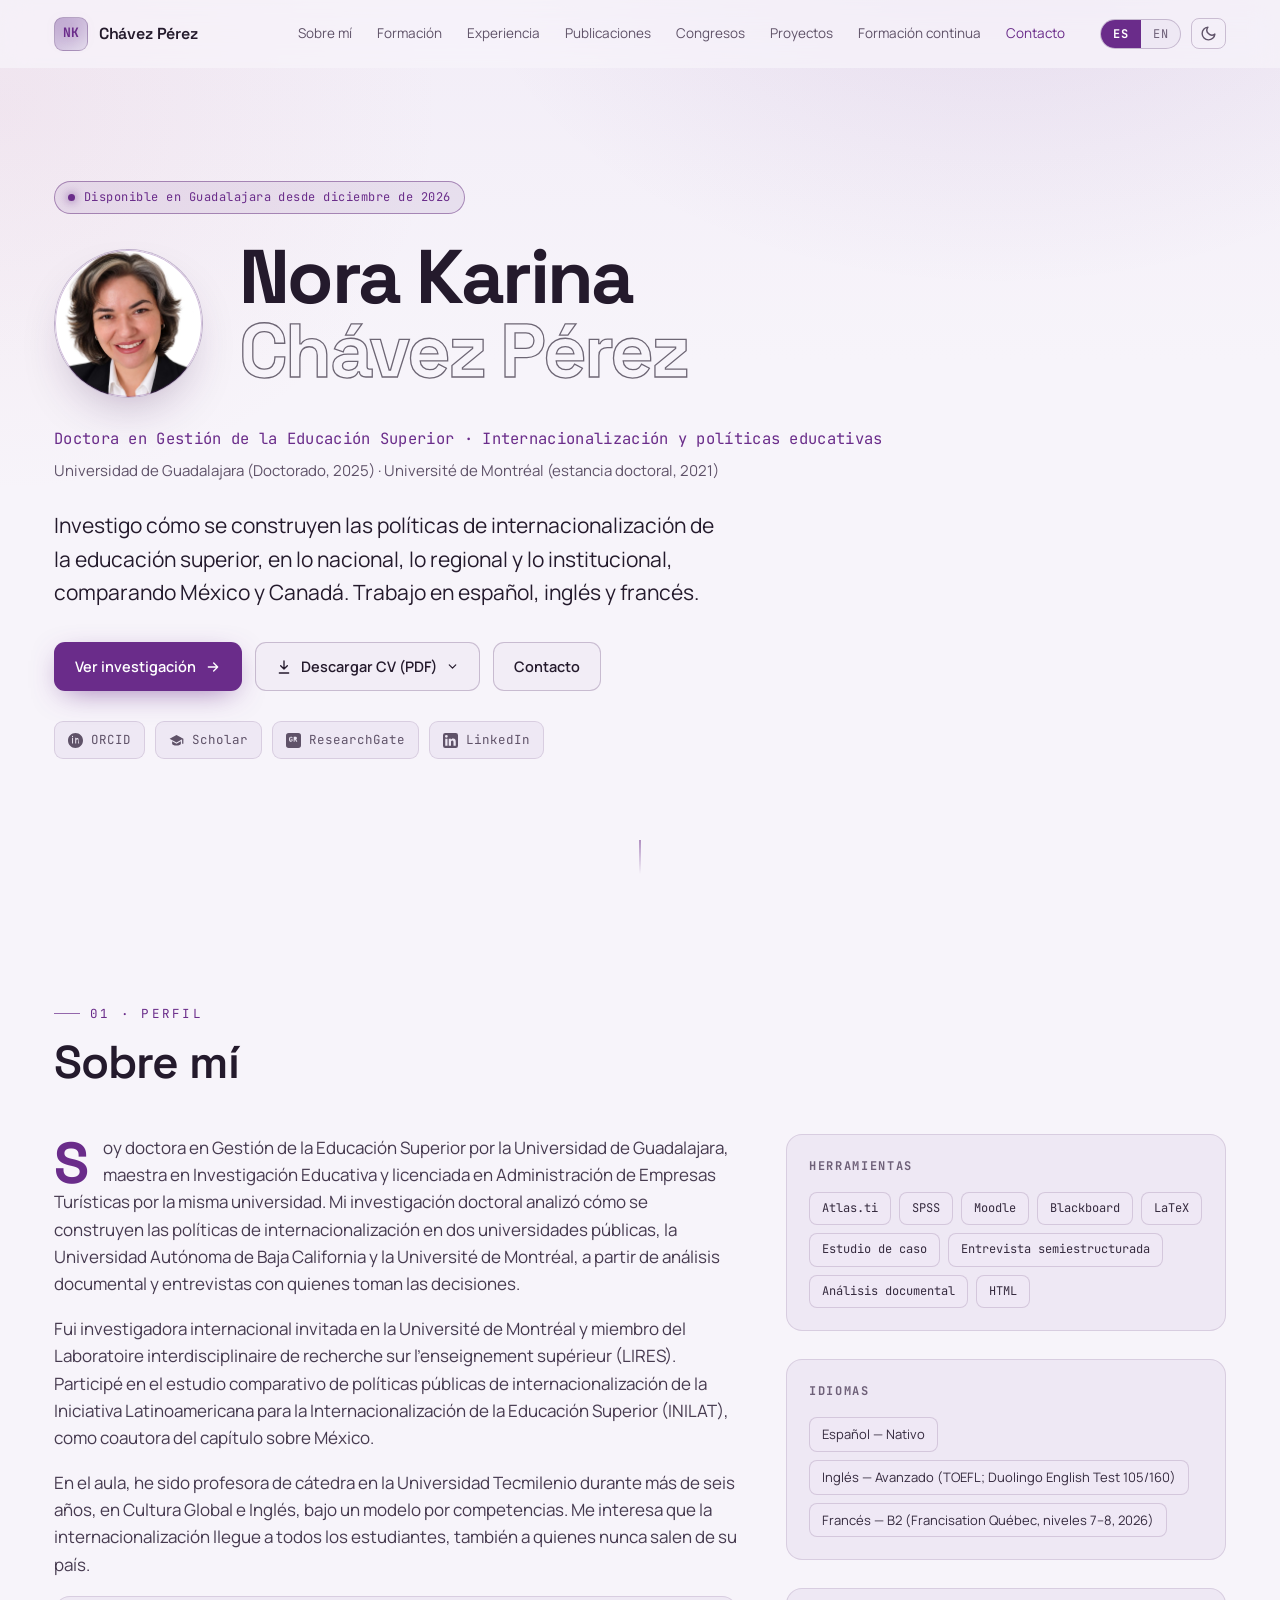
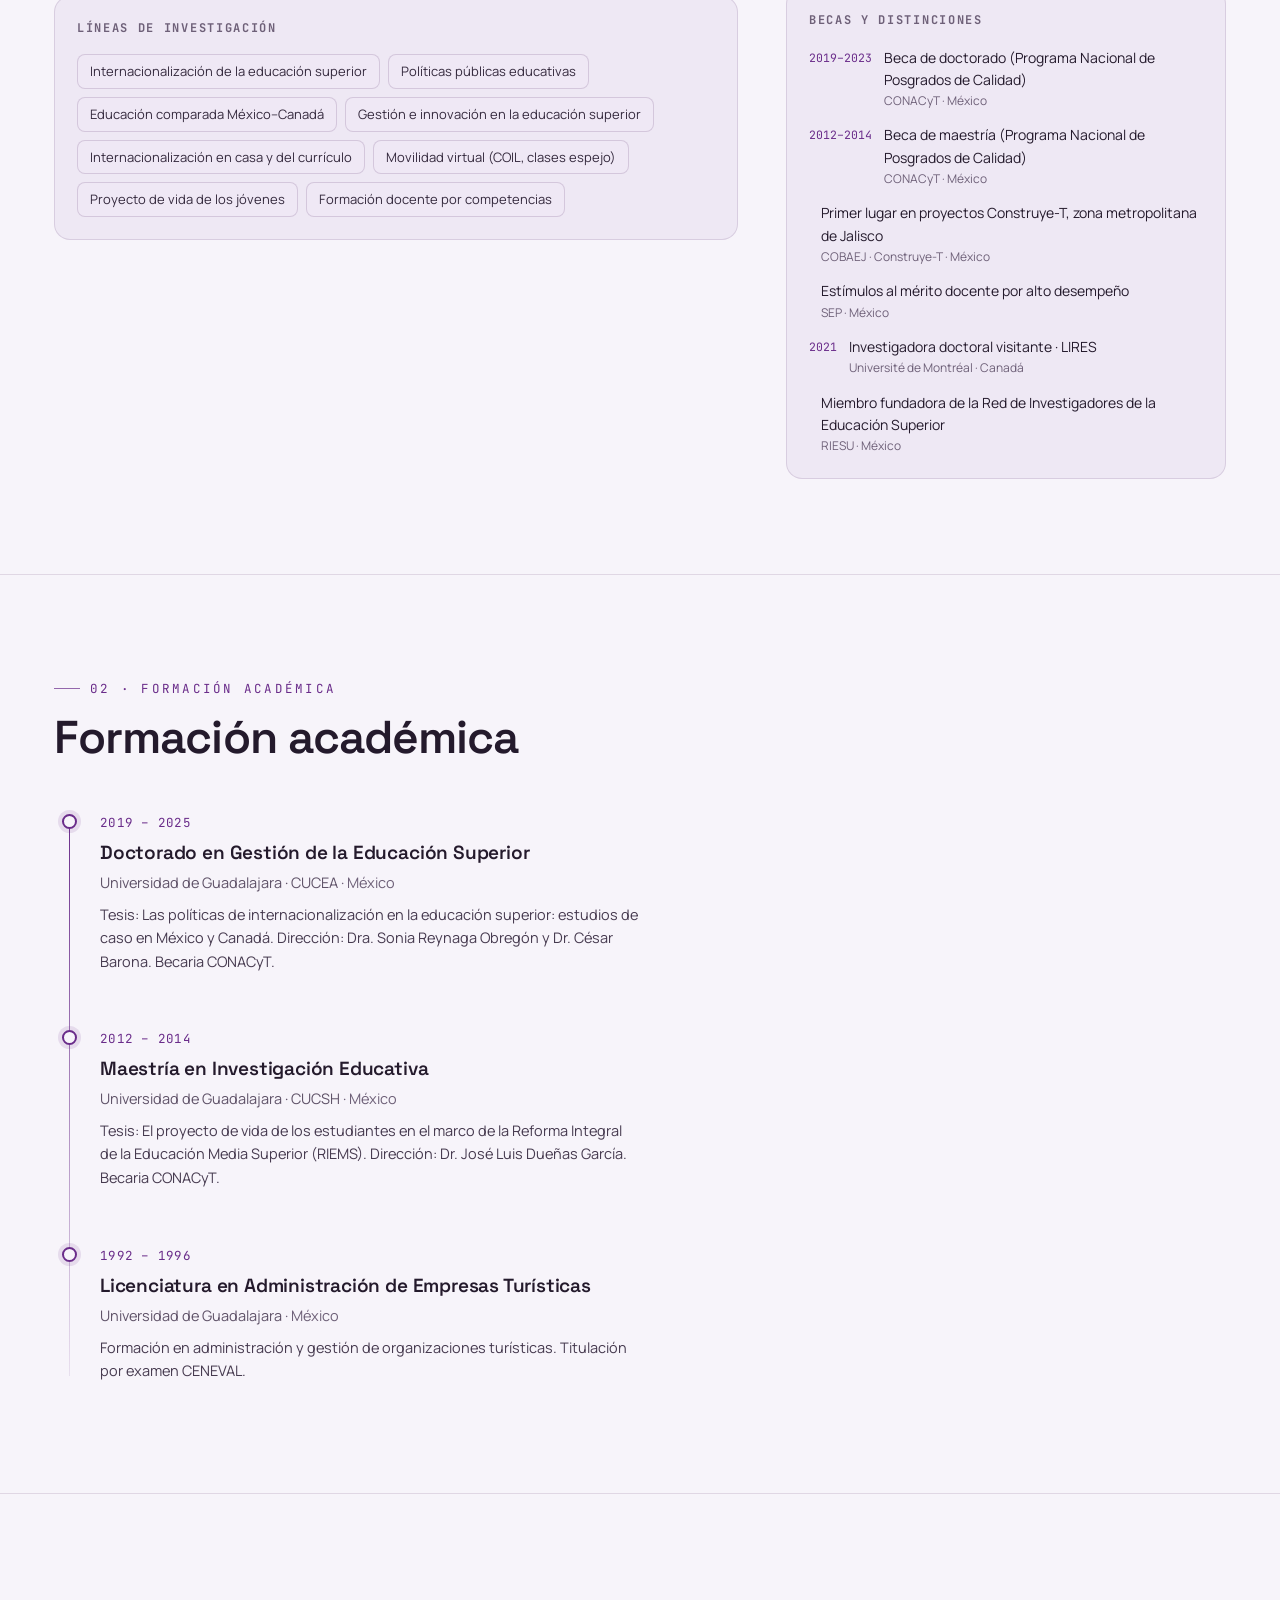
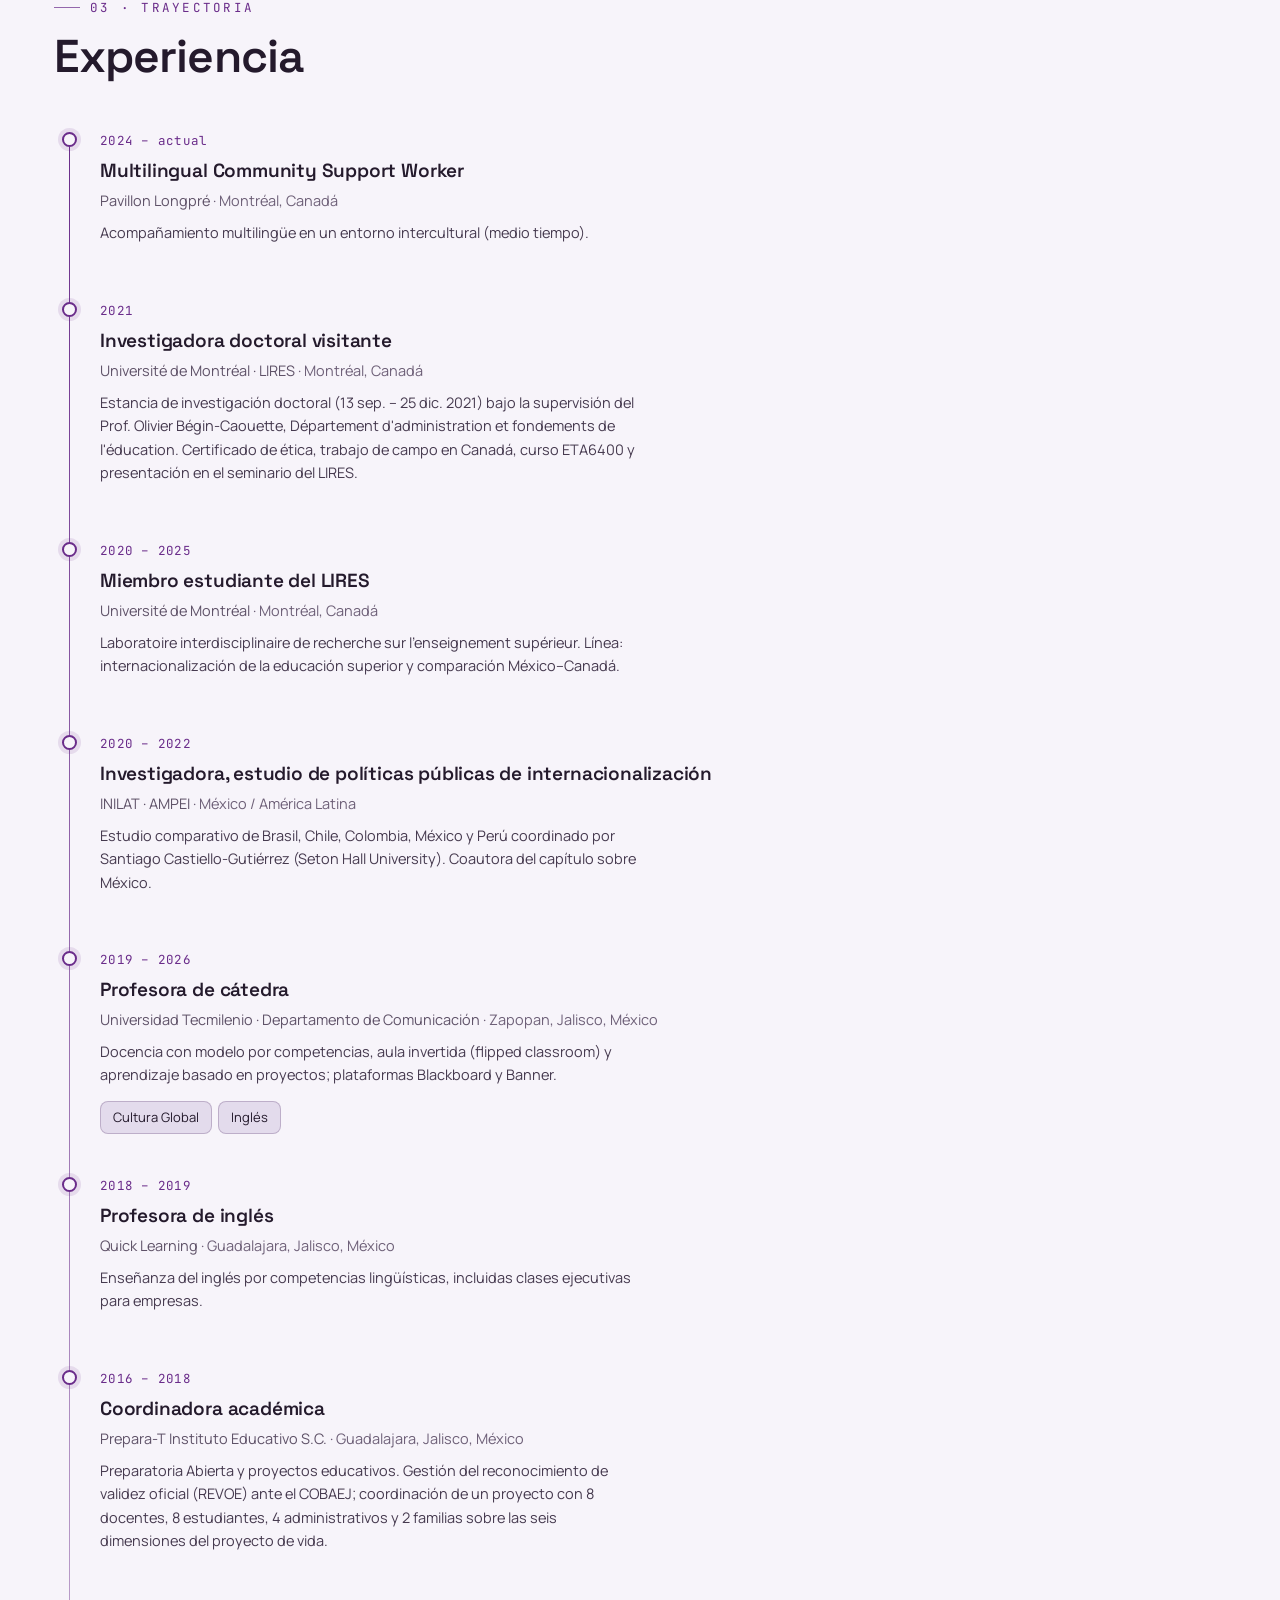
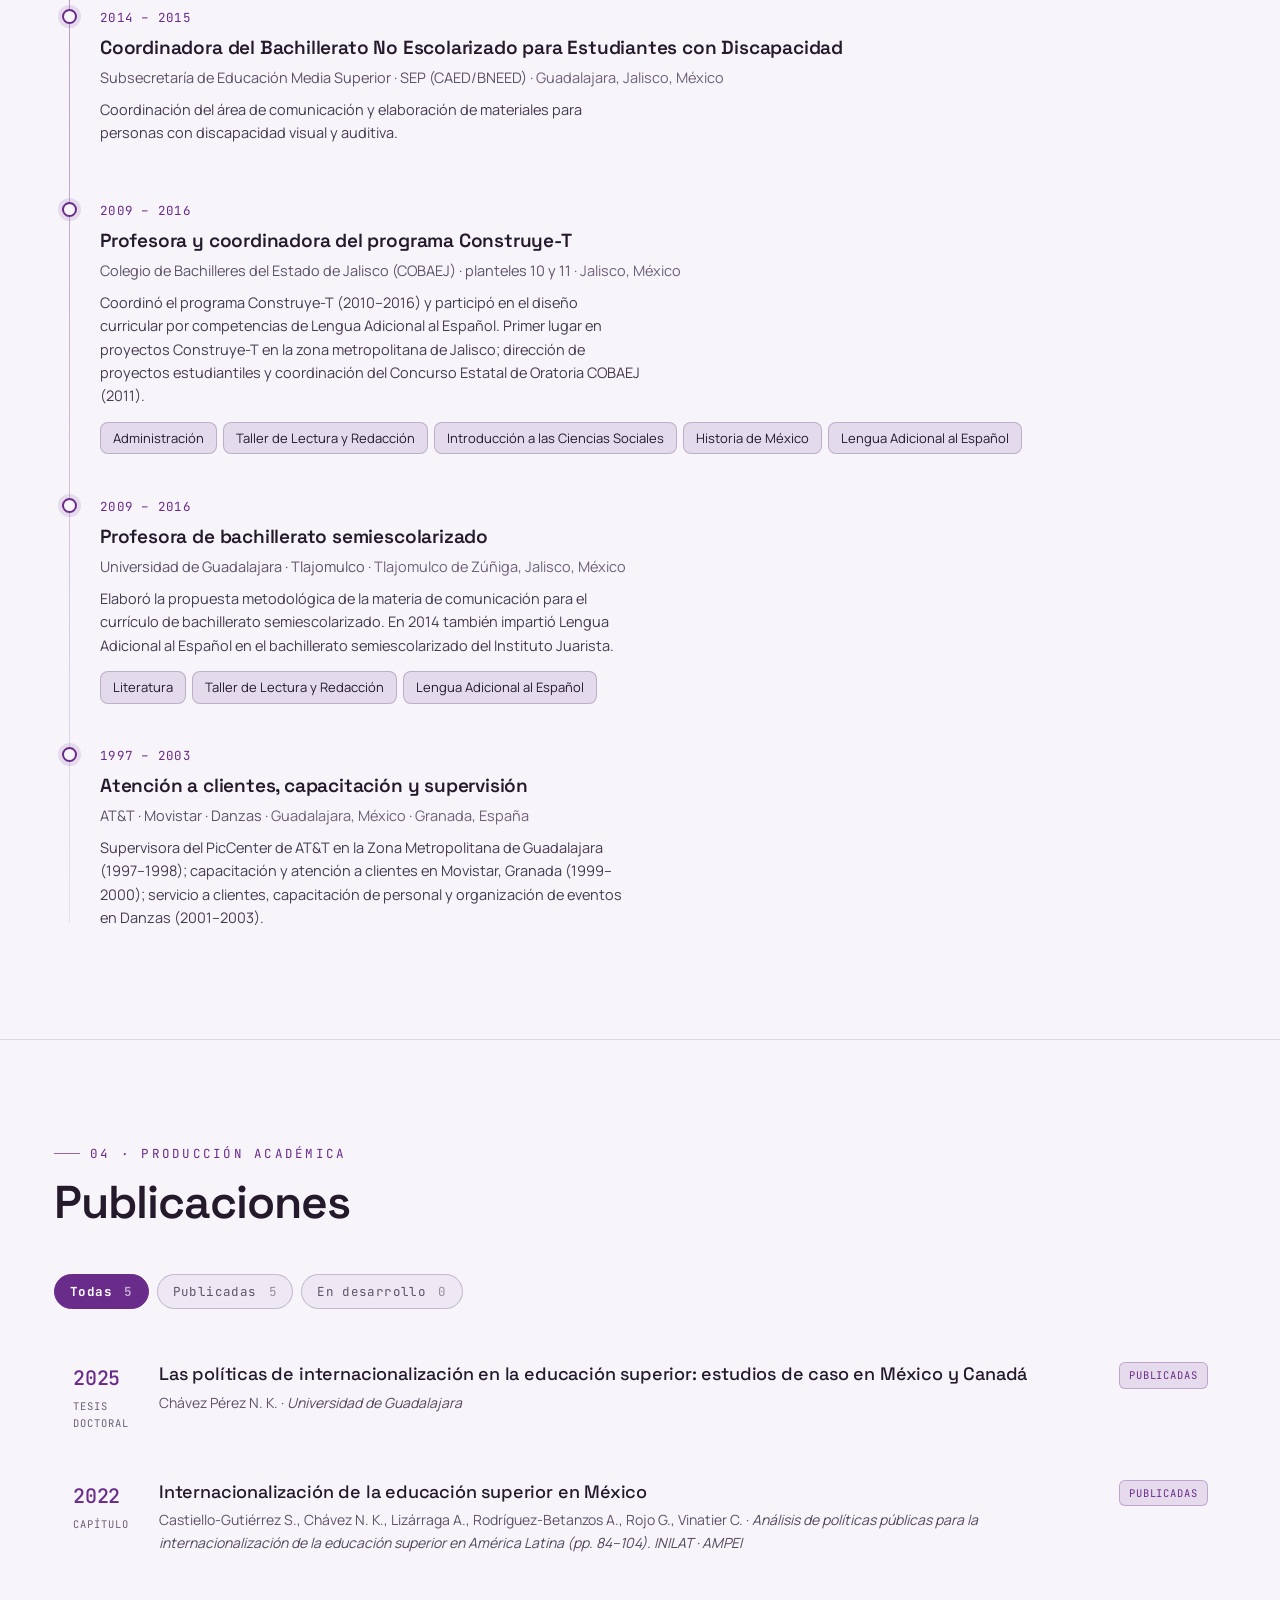
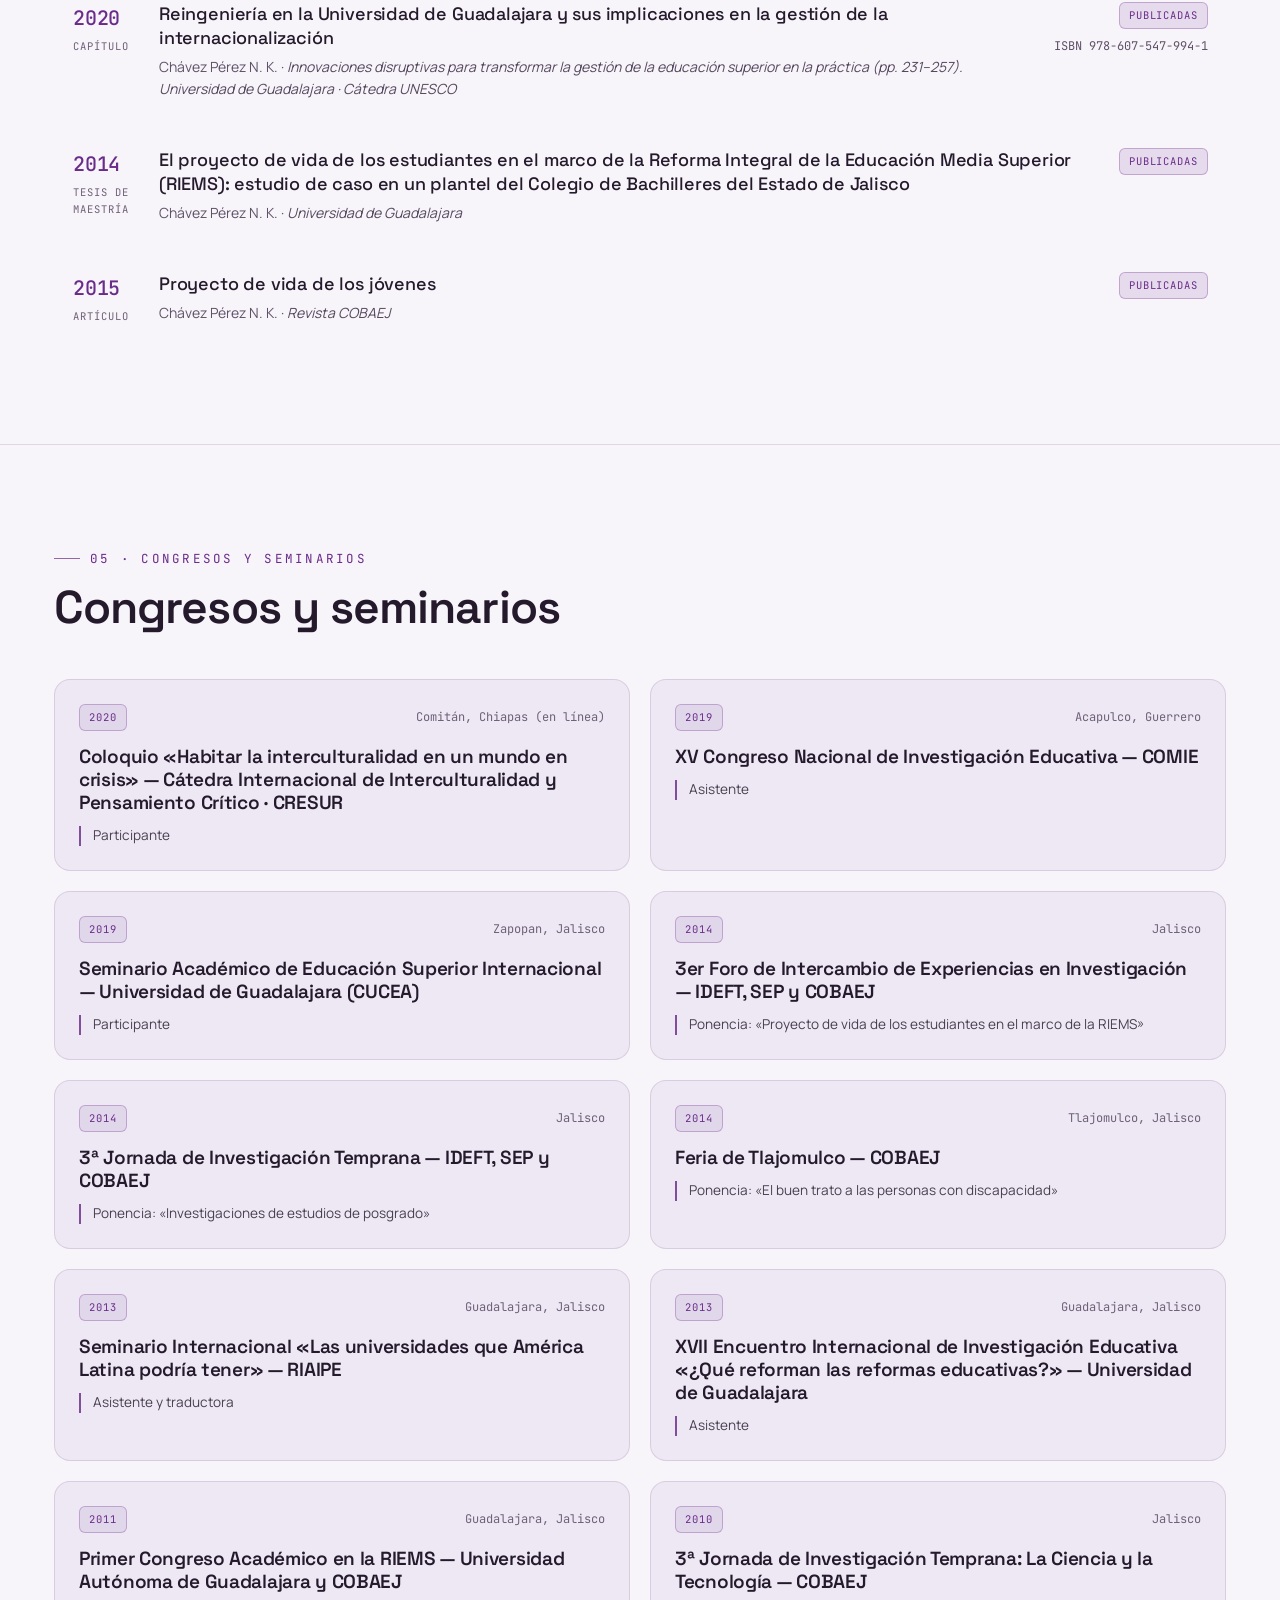
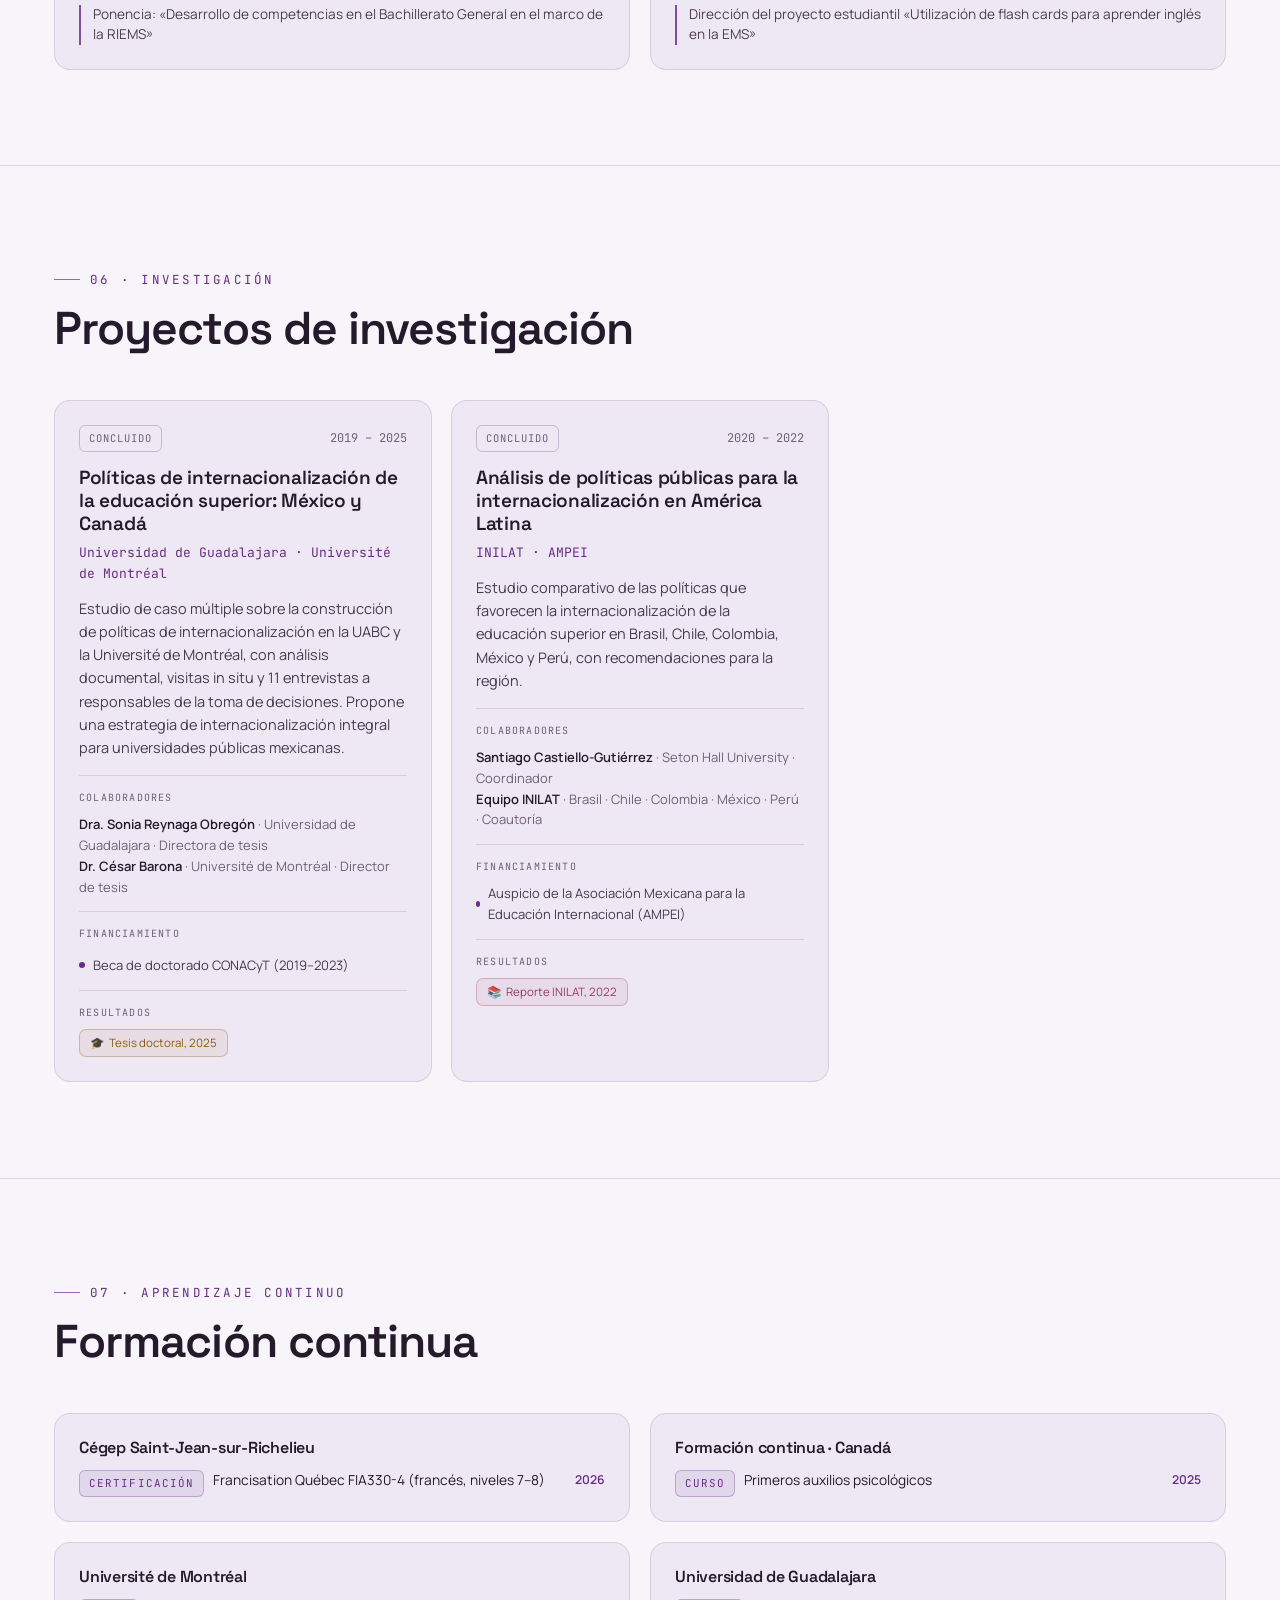
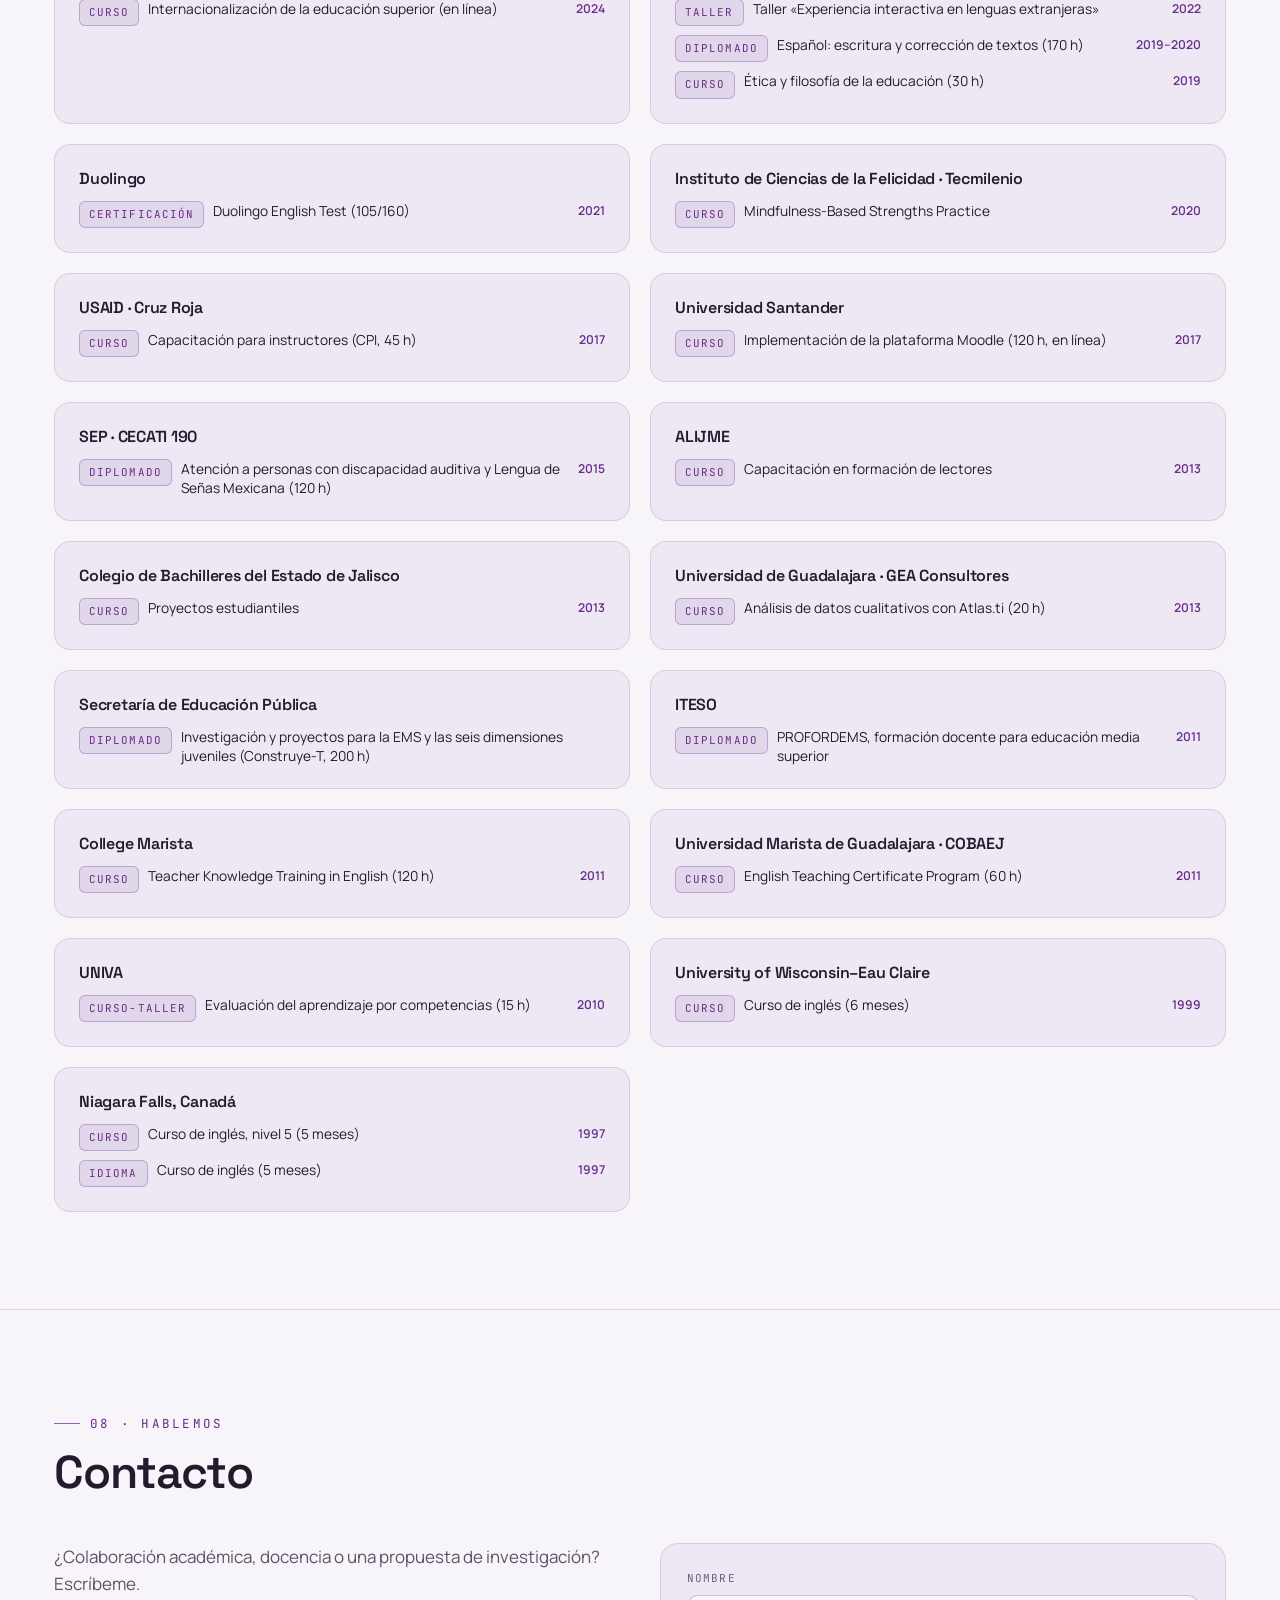
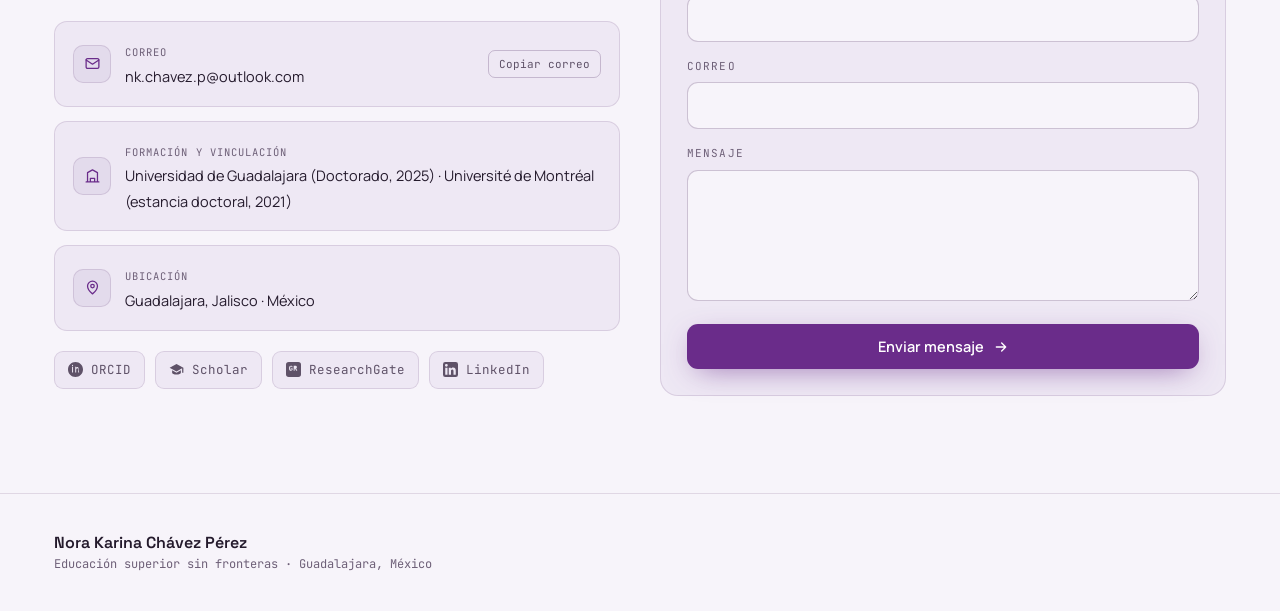
<file: index.html>
<!DOCTYPE html>
<html lang="es">
<head>
<meta charset="UTF-8">
<meta name="viewport" content="width=device-width, initial-scale=1.0">
<title>Dra. Nora Karina Chávez Pérez · Educación Superior</title>
<meta name="description" content="Doctora en Gestión de la Educación Superior. Políticas de internacionalización de la educación superior, estudios comparados México–Canadá.">
<meta name="author" content="Nora Karina Chávez Pérez">
<meta name="theme-color" content="#6a2c8a">
<link rel="icon" type="image/svg+xml" href="assets/favicon.svg">

<meta property="og:type" content="profile">
<meta property="og:title" content="Dra. Nora Karina Chávez Pérez · Internacionalización de la Educación Superior">
<meta property="og:description" content="Doctora en Gestión de la Educación Superior. Políticas de internacionalización, estudios comparados México–Canadá.">
<meta property="og:image" content="assets/karina.jpg">
<meta property="og:locale" content="es_MX">
<meta property="og:locale:alternate" content="en_US">
<meta name="twitter:card" content="summary">
<meta name="twitter:title" content="Dra. Nora Karina Chávez Pérez">
<meta name="twitter:description" content="Doctora en Gestión de la Educación Superior. Internacionalización México–Canadá.">

<script type="application/ld+json">
{
  "@context": "https://schema.org",
  "@type": "Person",
  "name": "Nora Karina Chávez Pérez",
  "givenName": "Nora Karina",
  "familyName": "Chávez Pérez",
  "honorificPrefix": "Dra.",
  "jobTitle": "Doctora en Gestión de la Educación Superior",
  "image": "assets/karina.jpg",
  "alumniOf": [
    { "@type": "CollegeOrUniversity", "name": "Universidad de Guadalajara" }
  ],
  "knowsAbout": ["Internationalization of higher education", "Education policy", "Comparative education", "Higher education management"],
  "sameAs": [
    "https://orcid.org/0000-0001-9210-6846",
    "https://www.researchgate.net/profile/Nora-Karina-Chavez-Perez",
    "https://scholar.google.com/citations?user=x4ynIOsAAAAJ",
    "https://www.linkedin.com/in/nora-karina-ch%C3%A1vez-p%C3%A9rez-630939154/"
  ]
}
</script>

<!-- Aplicar tema guardado antes del primer render para evitar parpadeo -->
<script>
  try{ document.documentElement.setAttribute('data-theme', localStorage.getItem('nkcp-tema2') || 'light'); }catch(e){}
</script>

<link rel="preconnect" href="https://fonts.googleapis.com">
<link rel="preconnect" href="https://fonts.gstatic.com" crossorigin>
<link href="https://fonts.googleapis.com/css2?family=Space+Grotesk:wght@400;500;600;700&family=Manrope:wght@400;500;600;700&family=JetBrains+Mono:wght@400;500;700&display=swap" rel="stylesheet">

<link rel="stylesheet" href="styles.css?v=20261112d">
</head>
<body>
  <div id="app"></div>

  <script>document.write('<scr'+'ipt src="data.js?v='+Date.now()+'"><\/scr'+'ipt>');</script>
  <script>
    /* Usar datos del admin si existen y la versión coincide (o si data.js no tiene versión). */
    const _saved        = localStorage.getItem('nkcp-admin-data');
    const _savedVersion = localStorage.getItem('nkcp-data-version');
    const _fileVersion  = window.DATA_VERSION || null;
    if(_saved){
      // Si data.js no tiene versión, o las versiones coinciden → usar admin data
      if(!_fileVersion || _savedVersion === _fileVersion){
        try{ window.DATA = JSON.parse(_saved); }catch(e){}
      } else {
        // data.js fue actualizado externamente → limpiar caché
        localStorage.removeItem('nkcp-admin-data');
        localStorage.removeItem('nkcp-data-version');
      }
    }
  </script>
  <script>document.write('<scr'+'ipt src="app.js?v='+Date.now()+'"><\/scr'+'ipt>');</script>
</body>
</html>
</file>
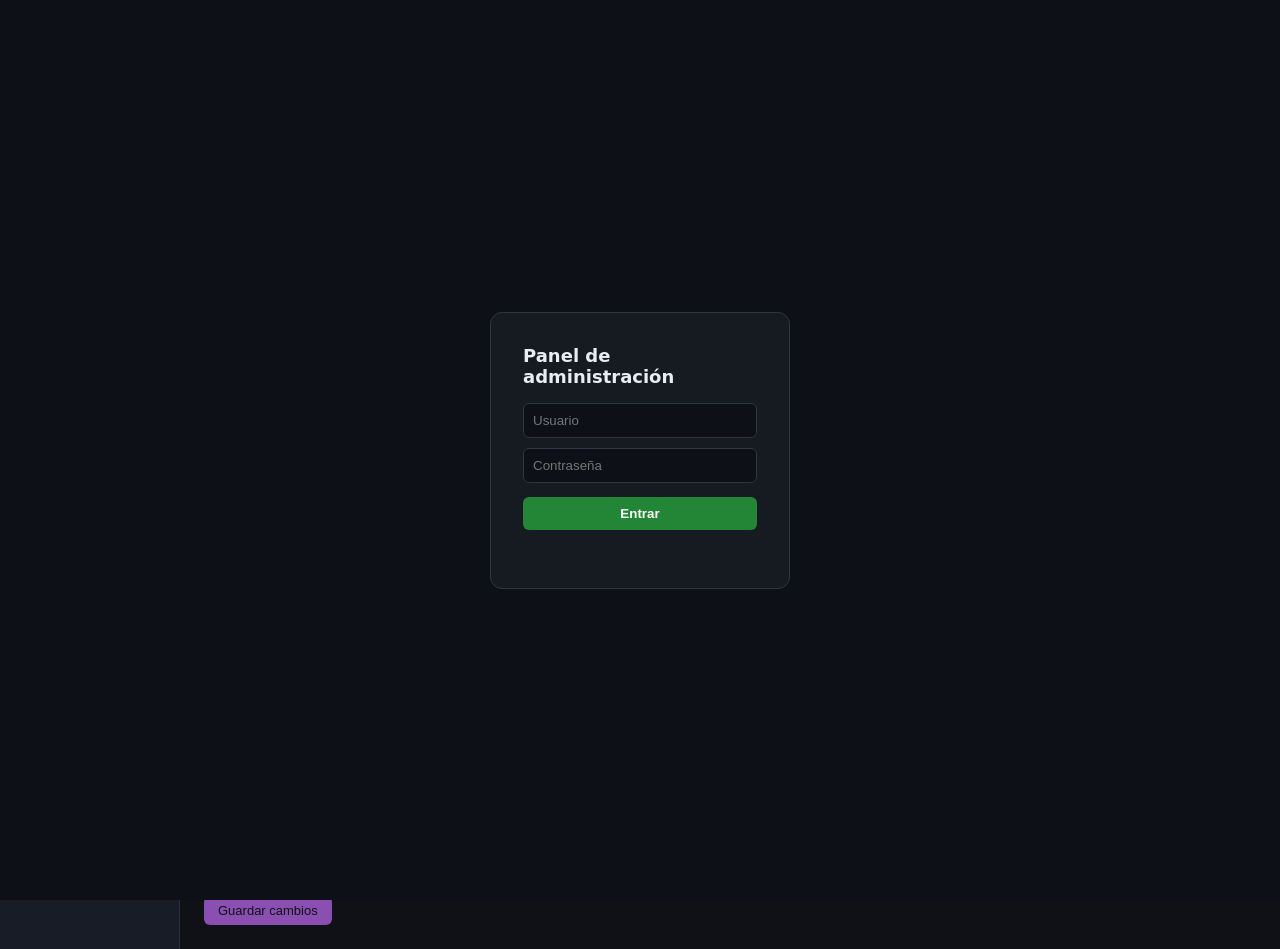
<file: admin.html>
<!DOCTYPE html>
<html lang="es">
<head>
<meta charset="UTF-8">
<meta name="viewport" content="width=device-width, initial-scale=1.0">
<meta name="robots" content="noindex, nofollow">
<title>Admin · CV Víctor</title>
<style>
:root{
  --bg:#0f1117; --surface:#181c27; --border:#2a2f3e; --accent:#8a4fb0;
  --text:#e8eaf0; --muted:#7a8099; --red:#e85c5c; --green:#2ce898;
  --yellow:#e8c42c; --radius:10px; --font:'Segoe UI',system-ui,sans-serif;
}
*{box-sizing:border-box;margin:0;padding:0}
body{background:var(--bg);color:var(--text);font-family:var(--font);font-size:14px;display:flex;flex-direction:column;min-height:100vh}

/* HEADER */
.header{background:var(--surface);border-bottom:1px solid var(--border);padding:12px 20px;display:flex;align-items:center;gap:12px;position:sticky;top:0;z-index:100}
.header h1{font-size:15px;font-weight:600;flex:1}.header h1 span{color:var(--accent)}
.btn{padding:7px 14px;border-radius:6px;border:none;cursor:pointer;font-size:13px;font-weight:500;transition:.15s}
.btn-primary{background:var(--accent);color:#0f1117}
.btn-primary:hover{opacity:.85}
.btn-ghost{background:transparent;color:var(--muted);border:1px solid var(--border)}
.btn-ghost:hover{color:var(--text);border-color:var(--muted)}
.btn-danger{background:transparent;color:var(--red);border:1px solid transparent;padding:5px 8px;font-size:12px}
.btn-danger:hover{border-color:var(--red)}
.btn-edit{background:transparent;color:var(--accent);border:1px solid transparent;padding:5px 8px;font-size:12px}
.btn-edit:hover{border-color:var(--accent)}
.save-status{font-size:12px;color:var(--green);opacity:0;transition:.3s}
.save-status.show{opacity:1}

/* LAYOUT */
.layout{display:flex;flex:1;overflow:hidden}

/* SIDEBAR */
.sidebar{width:180px;background:var(--surface);border-right:1px solid var(--border);padding:12px 8px;display:flex;flex-direction:column;gap:2px;overflow-y:auto}
.nav-item{padding:8px 12px;border-radius:6px;cursor:pointer;font-size:13px;color:var(--muted);transition:.15s;white-space:nowrap}
.nav-item:hover{color:var(--text);background:rgba(255,255,255,.04)}
.nav-item.active{color:var(--accent);background:rgba(44,232,216,.08)}

/* MAIN */
.main{flex:1;overflow-y:auto;padding:24px}

/* CARDS */
.entries{display:flex;flex-direction:column;gap:8px}
.entry-card{background:var(--surface);border:1px solid var(--border);border-radius:var(--radius);padding:14px 16px;display:flex;align-items:flex-start;gap:12px}
.entry-card:hover{border-color:#3a3f50}
.entry-body{flex:1;min-width:0}
.entry-title{font-weight:500;font-size:13px;margin-bottom:2px;white-space:nowrap;overflow:hidden;text-overflow:ellipsis}
.entry-sub{font-size:12px;color:var(--muted)}
.entry-actions{display:flex;gap:4px;flex-shrink:0;margin-top:2px}
.tag-pub{display:inline-block;padding:2px 7px;border-radius:4px;font-size:11px;font-weight:500;margin-left:8px}
.tag-pub.published{background:rgba(44,232,152,.15);color:var(--green)}
.tag-pub.indev{background:rgba(232,196,44,.12);color:var(--yellow)}

/* FIELDS */
.fields-grid{display:grid;grid-template-columns:1fr 1fr;gap:12px;max-width:700px}
.fields-grid.full{grid-template-columns:1fr}
.field-group{display:flex;flex-direction:column;gap:5px}
.field-group label{font-size:12px;color:var(--muted);font-weight:500}
.field-group input,.field-group textarea,.field-group select{background:#0c0f18;border:1px solid var(--border);border-radius:6px;padding:8px 10px;color:var(--text);font-size:13px;font-family:var(--font);transition:.15s;resize:vertical}
.field-group input:focus,.field-group textarea:focus,.field-group select:focus{outline:none;border-color:var(--accent)}
.field-group textarea{min-height:80px}
.bilingual-pair{display:flex;flex-direction:column;gap:5px}
.bilingual-pair label{font-size:12px;color:var(--muted);font-weight:500}
.bilingual-inputs{display:grid;grid-template-columns:1fr 1fr;gap:8px}
.bilingual-inputs span{font-size:11px;color:var(--muted);display:block;margin-bottom:2px}
.bilingual-inputs input,.bilingual-inputs textarea{width:100%;background:#0c0f18;border:1px solid var(--border);border-radius:6px;padding:8px 10px;color:var(--text);font-size:13px;font-family:var(--font);resize:vertical}
.bilingual-inputs input:focus,.bilingual-inputs textarea:focus{outline:none;border-color:var(--accent)}
.bilingual-inputs textarea{min-height:80px}
.section-divider{font-size:11px;color:var(--muted);text-transform:uppercase;letter-spacing:.08em;margin:20px 0 12px;padding-bottom:6px;border-bottom:1px solid var(--border)}
.save-section-btn{margin-top:16px}
.panel-header{display:flex;align-items:center;justify-content:space-between;margin-bottom:20px}
.panel-title{font-size:16px;font-weight:600}
.btn-add{background:rgba(44,232,216,.12);color:var(--accent);border:1px dashed rgba(44,232,216,.4);padding:7px 14px;border-radius:6px;cursor:pointer;font-size:13px;font-weight:500;transition:.15s}
.btn-add:hover{background:rgba(44,232,216,.2)}
.btn-sm{padding:4px 8px;font-size:11px;border-radius:4px;border:1px solid var(--border);background:transparent;color:var(--muted);cursor:pointer}
.btn-sm:hover{color:var(--text);border-color:var(--muted)}

/* CHIP INPUT */
.chip-input-area{display:flex;flex-wrap:wrap;gap:6px;background:#0c0f18;border:1px solid var(--border);border-radius:6px;padding:8px;min-height:42px;cursor:text}
.chip-input-area:focus-within{border-color:var(--accent)}
.chip{display:inline-flex;align-items:center;gap:4px;padding:3px 8px;background:rgba(44,232,216,.12);color:var(--accent);border-radius:4px;font-size:12px}
.chip button{background:none;border:none;color:inherit;cursor:pointer;padding:0;line-height:1;opacity:.7}
.chip button:hover{opacity:1}
.chip-new{border:none;background:transparent;color:var(--text);font-size:13px;outline:none;min-width:80px;flex:1}

/* MODAL */
.overlay{position:fixed;inset:0;background:rgba(0,0,0,.7);z-index:200;display:flex;align-items:center;justify-content:center;opacity:0;pointer-events:none;transition:.2s}
.overlay.open{opacity:1;pointer-events:all}
.modal{background:var(--surface);border:1px solid var(--border);border-radius:12px;width:min(680px,95vw);max-height:88vh;overflow-y:auto;padding:24px;transform:translateY(8px);transition:.2s;display:flex;flex-direction:column;gap:0}
.overlay.open .modal{transform:translateY(0)}
.modal-header{display:flex;align-items:center;justify-content:space-between;margin-bottom:20px}
.modal-title{font-size:15px;font-weight:600}
.modal-close{background:none;border:none;color:var(--muted);font-size:20px;cursor:pointer;line-height:1;padding:4px}
.modal-close:hover{color:var(--text)}
.modal-body{display:flex;flex-direction:column;gap:14px}
.modal-footer{display:flex;justify-content:flex-end;gap:8px;margin-top:20px;padding-top:16px;border-top:1px solid var(--border)}

/* COLLABORATORS */
.collabs-list{display:flex;flex-direction:column;gap:8px;margin-top:6px}
.collab-row{background:#0c0f18;border:1px solid var(--border);border-radius:6px;padding:10px 12px;display:flex;gap:8px;align-items:flex-start}
.collab-row .fields{display:grid;grid-template-columns:1fr 1fr 1fr 1fr;gap:8px;flex:1}
.collab-row .fields input{background:var(--surface);border:1px solid var(--border);border-radius:4px;padding:5px 8px;color:var(--text);font-size:12px;font-family:var(--font);width:100%}
.collab-row .fields input:focus{outline:none;border-color:var(--accent)}

/* RESOURCES */
.res-cat-block{background:var(--surface);border:1px solid var(--border);border-radius:var(--radius);padding:14px;margin-bottom:10px}
.res-cat-header{display:flex;align-items:center;gap:8px;margin-bottom:10px}
.res-cat-header input{flex:1;background:#0c0f18;border:1px solid var(--border);border-radius:5px;padding:6px 9px;color:var(--text);font-size:13px;font-family:var(--font)}
.res-cat-header input:focus{outline:none;border-color:var(--accent)}
.res-item-row{display:flex;gap:8px;align-items:center;margin-bottom:6px}
.res-item-row input{background:#0c0f18;border:1px solid var(--border);border-radius:5px;padding:5px 8px;color:var(--text);font-size:12px;font-family:var(--font)}
.res-item-row input:focus{outline:none;border-color:var(--accent)}
.res-item-row .ri-name{flex:1}
.res-item-row .ri-kind{width:70px}
</style>
</head>
<body>
<!-- Pantalla de acceso (protección básica del lado del cliente) -->
<div id="authGate" style="position:fixed;inset:0;z-index:99999;background:#0d1117;display:flex;align-items:center;justify-content:center;font-family:system-ui,sans-serif">
  <form id="authForm" style="background:#161b22;padding:32px;border-radius:12px;border:1px solid #30363d;width:300px">
    <h2 style="color:#e6edf3;margin:0 0 16px;font-size:18px">Panel de administración</h2>
    <input id="authUser" placeholder="Usuario" autocomplete="username" style="width:100%;box-sizing:border-box;margin-bottom:10px;padding:9px;border-radius:6px;border:1px solid #30363d;background:#0d1117;color:#e6edf3">
    <input id="authPass" type="password" placeholder="Contraseña" autocomplete="current-password" style="width:100%;box-sizing:border-box;margin-bottom:14px;padding:9px;border-radius:6px;border:1px solid #30363d;background:#0d1117;color:#e6edf3">
    <button type="submit" style="width:100%;padding:9px;border:none;border-radius:6px;background:#238636;color:#fff;font-weight:600;cursor:pointer">Entrar</button>
    <p id="authErr" style="color:#f85149;font-size:13px;min-height:16px;margin:10px 0 0"></p>
  </form>
</div>
<script>
(function(){
  const U='__SET_USER_HASH__';
  const P='__SET_PASS_HASH__';
  const gate=document.getElementById('authGate');
  if(sessionStorage.getItem('nkcp-admin-auth')==='1'){ gate.remove(); return; }
  async function h(s){
    const b=await crypto.subtle.digest('SHA-256', new TextEncoder().encode(s));
    return Array.from(new Uint8Array(b)).map(x=>x.toString(16).padStart(2,'0')).join('');
  }
  document.getElementById('authForm').addEventListener('submit', async function(e){
    e.preventDefault();
    const u=await h(document.getElementById('authUser').value.trim());
    const p=await h(document.getElementById('authPass').value);
    if(u===U && p===P){ sessionStorage.setItem('nkcp-admin-auth','1'); gate.remove(); }
    else document.getElementById('authErr').textContent='Usuario o contraseña incorrectos';
  });
})();
</script>
<div class="header">
  <h1>Admin Panel · <span>CV Víctor</span></h1>
  <span class="save-status" id="saveStatus">✓ Guardado</span>
  <button class="btn btn-ghost" onclick="window.open('index.html','_blank')">Ver CV</button>
  <button class="btn btn-ghost" onclick="exportData()">Exportar data.js</button>
  <button class="btn btn-ghost" style="color:var(--red);border-color:var(--red)" onclick="if(confirm('¿Limpiar caché y recargar datos originales del data.js?')){localStorage.removeItem('nkcp-admin-data');location.reload();}">Limpiar caché</button>
  <button class="btn btn-primary" onclick="saveAll()">Guardar todo</button>
</div>

<div class="layout">
  <nav class="sidebar" id="sidebar">
    <div class="nav-item active" data-sec="meta">🏠 Hero</div>
    <div class="nav-item" data-sec="about">👤 Sobre mí</div>
    <div class="nav-item" data-sec="education">🎓 Formación</div>
    <div class="nav-item" data-sec="experience">💼 Experiencia</div>
    <div class="nav-item" data-sec="publications">📄 Publicaciones</div>
    <div class="nav-item" data-sec="projects">🔬 Proyectos</div>
    <div class="nav-item" data-sec="tech">💻 Desarrollos</div>
    <div class="nav-item" data-sec="conferences">🎤 Congresos</div>
    <div class="nav-item" data-sec="service">🤝 Comunidad</div>
    <div class="nav-item" data-sec="training">📜 Formación</div>
    <div class="nav-item" data-sec="outreach">📢 Divulgación</div>
    <div class="nav-item" data-sec="resources">📁 Recursos</div>
    <div class="nav-item" data-sec="news">📰 Noticias</div>
  </nav>
  <main class="main" id="main"></main>
</div>

<!-- Modal -->
<div class="overlay" id="overlay">
  <div class="modal" id="modal">
    <div class="modal-header">
      <span class="modal-title" id="modalTitle">Editar</span>
      <button class="modal-close" onclick="closeModal()">✕</button>
    </div>
    <div class="modal-body" id="modalBody"></div>
    <div class="modal-footer">
      <button class="btn btn-ghost" onclick="closeModal()">Cancelar</button>
      <button class="btn btn-primary" onclick="modalSave()">Guardar</button>
    </div>
  </div>
</div>

<script src="data.js"></script>
<script>
// ─── INIT ────────────────────────────────────────────────────────────────────
const saved = localStorage.getItem('nkcp-admin-data');
let D = saved ? (()=>{ try{ return JSON.parse(saved); }catch(e){ return null; } })() || deepCopy(window.DATA) : deepCopy(window.DATA);

function deepCopy(o){ return JSON.parse(JSON.stringify(o)); }
function bi(v){ return typeof v==='string' ? v : (v ? (v.es||'') : ''); }
function biEn(v){ return typeof v==='string' ? v : (v ? (v.en||'') : ''); }
function esc(s){ return String(s||'').replace(/[&<>"]/g,c=>({'&':'&amp;','<':'&lt;','>':'&gt;','"':'&quot;'}[c])); }
function gv(id){ const el=document.getElementById(id); return el ? el.value.trim() : ''; }

// ─── NAV ─────────────────────────────────────────────────────────────────────
let currentSec = 'meta';
document.getElementById('sidebar').addEventListener('click', e=>{
  const item = e.target.closest('[data-sec]'); if(!item) return;
  document.querySelectorAll('.nav-item').forEach(n=>n.classList.remove('active'));
  item.classList.add('active');
  currentSec = item.dataset.sec;
  renderSection(currentSec);
});

function renderSection(sec){
  const main = document.getElementById('main');
  main.innerHTML = `<div class="section-panel active">${sections[sec]()}</div>`;
  afterRender(sec);
}

// ─── PERSIST ────────────────────────────────────────────────────────────────
function saveAll(){
  collectCurrentSection();
  localStorage.setItem('nkcp-admin-data', JSON.stringify(D));
  localStorage.setItem('nkcp-data-version', window.DATA_VERSION);
  flash();
  publishToGitHub();
}

// ─── GUARDAR EN data.js (GitHub) ───────────────────────────────────────────────
const GH_REPO = 'NoraKarina/norakarina.github.io';
function setStatus(msg, isErr){
  const s=document.getElementById('saveStatus');
  if(!s) return;
  s.textContent=(isErr?'\u26a0 ':'\u2713 ')+msg;
  s.style.color=isErr?'var(--red)':'var(--green)';
  s.classList.add('show');
  clearTimeout(s._t);
  s._t=setTimeout(()=>s.classList.remove('show'), isErr?7000:3500);
}
async function publishToGitHub(){
  let token=localStorage.getItem('nkcp-gh-token');
  if(!token){
    token=prompt('Para guardar en GitHub, pega tu token una sola vez (se queda solo en este navegador):');
    if(!token){ setStatus('Guardado solo local (no diste token)', true); return; }
    localStorage.setItem('nkcp-gh-token', token.trim());
  }
  token=token.trim();
  setStatus('Guardando en GitHub...');
  try{
    const d=new Date(), p=n=>String(n).padStart(2,'0');
    const v=d.getFullYear()+'-'+p(d.getMonth()+1)+'-'+p(d.getDate())+'-'+p(d.getHours())+p(d.getMinutes());
    const js='/* data.js \u2014 editado desde admin panel */\n'
      +'window.DATA_VERSION = "'+v+'";\n'
      +'window.DATA = '+JSON.stringify(D,null,2)+';\n';
    const g=await fetch('https://api.github.com/repos/'+GH_REPO+'/contents/data.js',{headers:{'Authorization':'token '+token,'Accept':'application/vnd.github+json'}});
    if(g.status===401){ localStorage.removeItem('nkcp-gh-token'); setStatus('Token invalido (se borro). Guarda de nuevo para reingresarlo.', true); return; }
    if(!g.ok){ setStatus('Error al leer GitHub ('+g.status+')', true); return; }
    const sha=(await g.json()).sha;
    const b64=btoa(unescape(encodeURIComponent(js)));
    const r=await fetch('https://api.github.com/repos/'+GH_REPO+'/contents/data.js',{method:'PUT',headers:{'Authorization':'token '+token,'Accept':'application/vnd.github+json','Content-Type':'application/json'},body:JSON.stringify({message:'admin: guardar cambios desde el panel',content:b64,sha:sha})});
    if(!r.ok){ const e=await r.json().catch(()=>({})); setStatus('Error al guardar: '+(e.message||r.status), true); return; }
    window.DATA_VERSION=v;
    localStorage.setItem('nkcp-data-version', v);
    setStatus('Guardado en GitHub (recarga el sitio en 1-2 min)');
  }catch(err){
    setStatus('Error de red: '+err.message, true);
  }
}
function flash(){
  const s=document.getElementById('saveStatus');
  s.classList.add('show');
  setTimeout(()=>s.classList.remove('show'),2000);
}

// Auto-guardar al eliminar entradas con ✕
function autoSave(){
  localStorage.setItem('nkcp-admin-data', JSON.stringify(D));
  localStorage.setItem('nkcp-data-version', window.DATA_VERSION);
  flash();
}
function exportData(){
  collectCurrentSection();
  const js='/* data.js — editado desde admin panel */\n'
    + 'window.DATA_VERSION = "' + window.DATA_VERSION + '";\n'
    + 'window.DATA = ' + JSON.stringify(D,null,2) + ';\n';
  const a=document.createElement('a');
  a.href=URL.createObjectURL(new Blob([js],{type:'text/javascript'}));
  a.download='data.js'; a.click();
}

// ─── MODAL ───────────────────────────────────────────────────────────────────
let _saveFn = null;
function openModal(title, html, saveFn){
  document.getElementById('modalTitle').textContent = title;
  document.getElementById('modalBody').innerHTML = html;
  _saveFn = saveFn;
  document.getElementById('overlay').classList.add('open');
}
function closeModal(){ document.getElementById('overlay').classList.remove('open'); }
function modalSave(){
  if(_saveFn) _saveFn();
  // Auto-guardar a localStorage después de cada cambio en modal
  setTimeout(()=>{
    localStorage.setItem('nkcp-admin-data', JSON.stringify(D));
    localStorage.setItem('nkcp-data-version', window.DATA_VERSION);
    flash();
  }, 60);
}
/* clic fuera del modal NO lo cierra; solo el boton de cerrar o Cancelar */

// ─── FIELD HELPERS ────────────────────────────────────────────────────────────
function fText(label,id,val,ph=''){
  return `<div class="field-group"><label>${label}</label><input id="${id}" value="${esc(val||'')}" placeholder="${ph}"></div>`;
}
function fArea(label,id,val){
  return `<div class="field-group"><label>${label}</label><textarea id="${id}">${esc(val||'')}</textarea></div>`;
}
function fBi(label,esId,enId,esVal,enVal){
  return `<div class="bilingual-pair"><label>${label}</label>
    <div class="bilingual-inputs">
      <div><span>Español</span><input id="${esId}" value="${esc(esVal||'')}"></div>
      <div><span>English</span><input id="${enId}" value="${esc(enVal||'')}"></div>
    </div></div>`;
}
function fBiArea(label,esId,enId,esVal,enVal){
  return `<div class="bilingual-pair"><label>${label}</label>
    <div class="bilingual-inputs">
      <div><span>Español</span><textarea id="${esId}">${esc(esVal||'')}</textarea></div>
      <div><span>English</span><textarea id="${enId}">${esc(enVal||'')}</textarea></div>
    </div></div>`;
}
function fSel(label,id,opts,cur){
  const o=opts.map(x=>`<option value="${x.v}"${x.v===cur?' selected':''}>${x.l}</option>`).join('');
  return `<div class="field-group"><label>${label}</label><select id="${id}">${o}</select></div>`;
}

// ─── COLLECT CURRENT ─────────────────────────────────────────────────────────
function collectCurrentSection(){
  if(currentSec==='meta') collectMeta();
  else if(currentSec==='about') collectAbout();
  else if(currentSec==='resources') collectResources();
}

// ─── SECTIONS ────────────────────────────────────────────────────────────────
const sections = {

  meta(){
    const m=D.meta;
    return `<div class="panel-header"><span class="panel-title">🏠 Hero & Datos personales</span></div>
    <div class="section-divider">Identidad</div>
    <div class="fields-grid">
      ${fText('Nombre completo','m_name',m.name)}
      ${fText('Email','m_email',m.email)}
      ${fText('Email 2 (Tec)','m_email2',m.email2||'')}
    </div>
    <div style="margin-top:12px">${fBi('Cargo / Rol','m_role_es','m_role_en',bi(m.role),biEn(m.role))}</div>
    <div style="margin-top:12px">${fBi('Institución','m_inst_es','m_inst_en',bi(m.institution),biEn(m.institution))}</div>
    <div style="margin-top:12px">${fBi('Ubicación','m_loc_es','m_loc_en',bi(m.location),biEn(m.location))}</div>
    <div style="margin-top:12px">${fBi('Distinción / SNI badge','m_sni_es','m_sni_en',bi(m.sni),biEn(m.sni))}</div>
    <div style="margin-top:12px">${fBiArea('Tagline del hero','m_tag_es','m_tag_en',bi(m.tagline),biEn(m.tagline))}</div>
    <div class="section-divider" style="margin-top:20px">Links académicos</div>
    <div class="fields-grid">
      ${fText('ORCID URL','m_orcid',m.links.orcid)}
      ${fText('Google Scholar URL','m_scholar',m.links.scholar)}
      ${fText('ResearchGate URL','m_rg',m.links.researchgate)}
      ${fText('LinkedIn URL','m_li',m.links.linkedin)}
    </div>
    <button class="btn btn-primary save-section-btn" onclick="collectMeta();saveAll()">Guardar cambios</button>`;
  },

  about(){
    const a=D.about;
    const ints=a.interests.map((it,i)=>
      `<div class="entry-card">
        <div class="entry-body"><div class="entry-title">${esc(bi(it))} / ${esc(biEn(it))}</div></div>
        <div class="entry-actions">
          <button class="btn-edit" onclick="editInterest(${i})">Editar</button>
          <button class="btn-danger" onclick="D.about.interests.splice(${i},1);renderSection('about');autoSave()">✕</button>
        </div></div>`).join('');
    const dists=a.distinctions.map((d,i)=>
      `<div class="entry-card">
        <div class="entry-body">
          <div class="entry-title">${esc(d.es)}</div>
          <div class="entry-sub">${esc(d.org)} · ${esc(d.years)}</div>
        </div>
        <div class="entry-actions">
          <button class="btn-edit" onclick="editDist(${i})">Editar</button>
          <button class="btn-danger" onclick="D.about.distinctions.splice(${i},1);renderSection('about');autoSave()">✕</button>
        </div></div>`).join('');
    const tools=a.toolbox.map((t,i)=>
      `<span class="chip">${esc(t)}<button onclick="D.about.toolbox.splice(${i},1);renderSection('about')">×</button></span>`).join('');

    return `<div class="panel-header"><span class="panel-title">👤 Sobre mí</span></div>
    <div class="section-divider">Biografía</div>
    <div class="fields-grid full">
      <div class="field-group"><label>Párrafos ES</label>
        ${a.bio.es.map((p,i)=>`<textarea id="bio_es_${i}" style="margin-bottom:6px">${esc(p)}</textarea>`).join('')}
        <button class="btn-sm" onclick="D.about.bio.es.push('');D.about.bio.en.push('');renderSection('about')">+ Párrafo</button>
      </div>
      <div class="field-group" style="margin-top:12px"><label>Paragraphs EN</label>
        ${a.bio.en.map((p,i)=>`<textarea id="bio_en_${i}" style="margin-bottom:6px">${esc(p)}</textarea>`).join('')}
      </div>
    </div>
    <div class="section-divider" style="margin-top:20px">Toolbox</div>
    <div class="bilingual-pair"><label>Herramientas (clic para agregar)</label>
      <div class="chip-input-area" onclick="document.getElementById('chip_toolbox').focus()">
        ${tools}
        <input class="chip-new" id="chip_toolbox" placeholder="Agregar y Enter">
      </div></div>
    <button class="btn btn-primary save-section-btn" onclick="collectAbout();saveAll()">Guardar bio y toolbox</button>
    <div class="section-divider" style="margin-top:24px">Líneas de investigación</div>
    <button class="btn-add" style="margin-bottom:12px" onclick="editInterest(-1)">+ Agregar línea</button>
    <div class="entries">${ints}</div>
    <div class="section-divider" style="margin-top:24px">Becas y distinciones</div>
    <button class="btn-add" style="margin-bottom:12px" onclick="editDist(-1)">+ Agregar</button>
    <div class="entries">${dists}</div>`;
  },

  education(){
    const cards=D.education.map((e,i)=>
      `<div class="entry-card">
        <div class="entry-body">
          <div class="entry-title">${esc(bi(e.degree))}</div>
          <div class="entry-sub">${esc(e.org)} · ${esc(e.years)}</div>
        </div>
        <div class="entry-actions">
          <button class="btn-edit" onclick="editEducation(${i})">Editar</button>
          <button class="btn-danger" onclick="D.education.splice(${i},1);renderSection('education');autoSave()">✕</button>
        </div></div>`).join('');
    return `<div class="panel-header"><span class="panel-title">🎓 Formación académica</span>
      <button class="btn-add" onclick="editEducation(-1)">+ Agregar</button></div>
    <div class="entries">${cards}</div>`;
  },

  experience(){
    const cards=D.experience.map((e,i)=>
      `<div class="entry-card">
        <div class="entry-body">
          <div class="entry-title">${esc(bi(e.role))}</div>
          <div class="entry-sub">${esc(e.org)} · ${esc(e.years)}</div>
        </div>
        <div class="entry-actions">
          <button class="btn-edit" onclick="editExperience(${i})">Editar</button>
          <button class="btn-danger" onclick="D.experience.splice(${i},1);renderSection('experience');autoSave()">✕</button>
        </div></div>`).join('');
    return `<div class="panel-header"><span class="panel-title">💼 Experiencia</span>
      <button class="btn-add" onclick="editExperience(-1)">+ Agregar</button></div>
    <div class="entries">${cards}</div>`;
  },

  publications(){
    const cards=D.publications.map((p,i)=>
      `<div class="entry-card">
        <div class="entry-body">
          <div class="entry-title">${esc(p.title)}<span class="tag-pub ${p.state}">${p.state==='published'?'Publicado':'En desarrollo'}</span></div>
          <div class="entry-sub">${esc(p.authors)} · ${esc(p.year)}</div>
        </div>
        <div class="entry-actions">
          <button class="btn-edit" onclick="editPub(${i})">Editar</button>
          <button class="btn-danger" onclick="D.publications.splice(${i},1);renderSection('publications');autoSave()">✕</button>
        </div></div>`).join('');
    return `<div class="panel-header"><span class="panel-title">📄 Publicaciones</span>
      <button class="btn-add" onclick="editPub(-1)">+ Agregar</button></div>
    <div class="entries">${cards}</div>`;
  },

  conferences(){
    const cards=(D.conferences||[]).map((c,i)=>
      `<div class="entry-card"><div class="entry-body">
          <div class="entry-title">${esc(bi(c.name))}</div>
          <div class="entry-sub">${esc(c.when||'')} · ${esc(bi(c.place))} · ${(c.talks||[]).length} ponencia(s)</div>
        </div><div class="entry-actions">
          <button class="btn-edit" onclick="editConference(${i})">Editar</button>
          <button class="btn-danger" onclick="D.conferences.splice(${i},1);renderSection('conferences');autoSave()">✕</button>
        </div></div>`).join('');
    return `<div class="panel-header"><span class="panel-title">🎤 Congresos y ponencias</span>
      <button class="btn-add" onclick="editConference(-1)">+ Agregar</button></div>
    <div class="entries">${cards}</div>`;
  },

  service(){
    const s=D.service||(D.service={thesis:[],review:[],evaluation:[]});
    const card=(arr,name,ed,title,sub)=>(arr||[]).map((x,i)=>`<div class="entry-card"><div class="entry-body"><div class="entry-title">${esc(title(x))}</div><div class="entry-sub">${esc(sub(x))}</div></div><div class="entry-actions"><button class="btn-edit" onclick="${ed}(${i})">Editar</button><button class="btn-danger" onclick="D.service.${name}.splice(${i},1);renderSection('service');autoSave()">✕</button></div></div>`).join('');
    const th=card(s.thesis,'thesis','editThesis',t=>t.title,t=>bi(t.role)+' · '+t.student+' · '+(t.year||''));
    const rv=card(s.review,'review','editReview',r=>r.org,r=>bi(r.detail)+' · '+(r.years||''));
    const ev=card(s.evaluation,'evaluation','editEval',r=>r.org,r=>bi(r.detail)+' · '+(r.years||''));
    return `<div class="panel-header"><span class="panel-title">🤝 Fortalecimiento de la comunidad</span></div>
      <div class="section-divider">Dirección de tesis</div>
      <button class="btn-add" style="margin-bottom:12px" onclick="editThesis(-1)">+ Agregar</button>
      <div class="entries">${th}</div>
      <div class="section-divider" style="margin-top:24px">Arbitraje de revistas</div>
      <button class="btn-add" style="margin-bottom:12px" onclick="editReview(-1)">+ Agregar</button>
      <div class="entries">${rv}</div>
      <div class="section-divider" style="margin-top:24px">Evaluación de proyectos</div>
      <button class="btn-add" style="margin-bottom:12px" onclick="editEval(-1)">+ Agregar</button>
      <div class="entries">${ev}</div>`;
  },

  training(){
    const cards=(D.training||[]).map((t,i)=>
      `<div class="entry-card"><div class="entry-body">
          <div class="entry-title">${esc(bi(t.name))}</div>
          <div class="entry-sub">${esc(bi(t.kind))} · ${esc(t.org)} · ${esc(t.years||'')}</div>
        </div><div class="entry-actions">
          <button class="btn-edit" onclick="editTraining(${i})">Editar</button>
          <button class="btn-danger" onclick="D.training.splice(${i},1);renderSection('training');autoSave()">✕</button>
        </div></div>`).join('');
    return `<div class="panel-header"><span class="panel-title">📜 Formación continua</span>
      <button class="btn-add" onclick="editTraining(-1)">+ Agregar</button></div>
    <div class="entries">${cards}</div>`;
  },

  projects(){
    const cards=D.projects.map((p,i)=>
      `<div class="entry-card">
        <div class="entry-body">
          <div class="entry-title">${esc(bi(p.name))}</div>
          <div class="entry-sub">${esc(p.org)} · ${esc(p.years)} · ${p.active?'<span style="color:var(--green)">Activo</span>':'Concluido'}</div>
        </div>
        <div class="entry-actions">
          <button class="btn-edit" onclick="editProject(${i})">Editar</button>
          <button class="btn-danger" onclick="D.projects.splice(${i},1);renderSection('projects');autoSave()">✕</button>
        </div></div>`).join('');
    return `<div class="panel-header"><span class="panel-title">🔬 Proyectos</span>
      <button class="btn-add" onclick="editProject(-1)">+ Agregar</button></div>
    <div class="entries">${cards}</div>`;
  },

  tech(){
    const cards=D.tech.map((t,i)=>
      `<div class="entry-card">
        <div class="entry-body">
          <div class="entry-title">${esc(bi(t.name))}</div>
          <div class="entry-sub">${esc((t.stack||[]).join(', '))}</div>
        </div>
        <div class="entry-actions">
          <button class="btn-edit" onclick="editTech(${i})">Editar</button>
          <button class="btn-danger" onclick="D.tech.splice(${i},1);renderSection('tech');autoSave()">✕</button>
        </div></div>`).join('');
    return `<div class="panel-header"><span class="panel-title">💻 Desarrollos tecnológicos</span>
      <button class="btn-add" onclick="editTech(-1)">+ Agregar</button></div>
    <div class="entries">${cards}</div>`;
  },

  outreach(){
    const cards=D.outreach.map((o,i)=>
      `<div class="entry-card">
        <div class="entry-body">
          <div class="entry-title">${esc(bi(o.title))}</div>
          <div class="entry-sub">${esc(bi(o.tag))} · ${esc(o.when)}</div>
        </div>
        <div class="entry-actions">
          <button class="btn-edit" onclick="editOutreach(${i})">Editar</button>
          <button class="btn-danger" onclick="D.outreach.splice(${i},1);renderSection('outreach');autoSave()">✕</button>
        </div></div>`).join('');
    return `<div class="panel-header"><span class="panel-title">📢 Divulgación científica</span>
      <button class="btn-add" onclick="editOutreach(-1)">+ Agregar</button></div>
    <div class="entries">${cards}</div>`;
  },

  teaching(){
    const insts = D.teaching.map((inst, i) => {
      const courseRows = inst.courses.map((c, ci) =>
        `<div class="entry-card" style="margin-left:16px;border-left:2px solid var(--border)">
          <div class="entry-body">
            <div class="entry-title">${esc(bi(c.course))}</div>
            <div class="entry-sub">${esc(bi(c.career))} · ${esc(bi(c.level))} · ${esc(c.period)}</div>
          </div>
          <div class="entry-actions">
            <button class="btn-edit" onclick="editCourse(${i},${ci})">Editar</button>
            <button class="btn-danger" onclick="D.teaching[${i}].courses.splice(${ci},1);renderSection('teaching')">✕</button>
          </div></div>`).join('');
      return `<div style="margin-bottom:16px">
        <div class="entry-card" style="background:rgba(44,232,216,.05);border-color:rgba(44,232,216,.2)">
          <div class="entry-body">
            <div class="entry-title" style="color:var(--accent)">${esc(inst.org)}</div>
            <div class="entry-sub">${esc(bi(inst.place))} · ${esc(inst.period)}</div>
          </div>
          <div class="entry-actions">
            <button class="btn-edit" onclick="editInstitution(${i})">Editar inst.</button>
            <button class="btn-edit" onclick="addCourse(${i})">+ Materia</button>
            <button class="btn-danger" onclick="D.teaching.splice(${i},1);renderSection('teaching')">✕</button>
          </div></div>
        ${courseRows}
      </div>`;
    }).join('');
    return `<div class="panel-header"><span class="panel-title">📚 Docencia</span>
      <button class="btn-add" onclick="addInstitution()">+ Institución</button></div>
    <div class="entries">${insts}</div>`;
  },

  resources(){
    const cats=D.resources.map((cat,ci)=>{
      const items=cat.items.map((it,ii)=>
        `<div class="res-item-row">
          <input class="ri-name" id="r_${ci}_${ii}_es" value="${esc(bi(it.name))}" placeholder="Nombre ES">
          <input class="ri-name" id="r_${ci}_${ii}_en" value="${esc(biEn(it.name))}" placeholder="Name EN">
          <input class="ri-kind" id="r_${ci}_${ii}_k" value="${esc(it.kind)}" placeholder="PDF">
          <button class="btn-sm" onclick="D.resources[${ci}].items.splice(${ii},1);renderSection('resources')">✕</button>
        </div>`).join('');
      return `<div class="res-cat-block">
        <div class="res-cat-header">
          <input id="r_cat_${ci}_es" value="${esc(bi(cat.cat))}" placeholder="Categoría ES">
          <input id="r_cat_${ci}_en" value="${esc(biEn(cat.cat))}" placeholder="Category EN">
          <button class="btn-sm" onclick="D.resources.splice(${ci},1);renderSection('resources')">Eliminar</button>
        </div>${items}
        <button class="btn-sm" style="margin-top:6px" onclick="D.resources[${ci}].items.push({name:{es:'',en:''},kind:'PDF'});renderSection('resources')">+ Recurso</button>
      </div>`;
    }).join('');
    return `<div class="panel-header"><span class="panel-title">📁 Recursos</span>
      <button class="btn-add" onclick="D.resources.push({cat:{es:'Nueva categoría',en:'New category'},items:[]});renderSection('resources')">+ Categoría</button></div>
    ${cats}
    <button class="btn btn-primary save-section-btn" onclick="collectResources();saveAll()">Guardar recursos</button>`;
  },

  news(){
    const cards=D.news.map((n,i)=>
      `<div class="entry-card">
        <div class="entry-body">
          <div class="entry-title">${esc(bi(n.title))}</div>
          <div class="entry-sub">${esc(n.date)} · ${esc(typeof n.tag==='string'?n.tag:bi(n.tag))}</div>
        </div>
        <div class="entry-actions">
          <button class="btn-edit" onclick="editNews(${i})">Editar</button>
          <button class="btn-danger" onclick="D.news.splice(${i},1);renderSection('news');autoSave()">✕</button>
        </div></div>`).join('');
    return `<div class="panel-header"><span class="panel-title">📰 Noticias</span>
      <button class="btn-add" onclick="editNews(-1)">+ Agregar</button></div>
    <div class="entries">${cards}</div>`;
  }
};

// ─── AFTER RENDER ────────────────────────────────────────────────────────────
function afterRender(sec){
  if(sec==='about'){
    const inp=document.getElementById('chip_toolbox');
    if(inp) inp.addEventListener('keydown',e=>{
      if(e.key==='Enter'&&inp.value.trim()){
        D.about.toolbox.push(inp.value.trim());inp.value='';renderSection('about');
      }
      if(e.key==='Backspace'&&!inp.value&&D.about.toolbox.length){
        D.about.toolbox.pop();renderSection('about');
      }
    });
  }
}

// ─── COLLECT ─────────────────────────────────────────────────────────────────
function collectMeta(){
  const m=D.meta;
  m.name=gv('m_name'); m.email=gv('m_email'); m.email2=gv('m_email2');
  m.role={es:gv('m_role_es'),en:gv('m_role_en')};
  m.institution={es:gv('m_inst_es'),en:gv('m_inst_en')};
  m.location={es:gv('m_loc_es'),en:gv('m_loc_en')};
  m.sni={es:gv('m_sni_es'),en:gv('m_sni_en')};
  m.tagline={es:gv('m_tag_es'),en:gv('m_tag_en')};
  m.links.orcid=gv('m_orcid'); m.links.scholar=gv('m_scholar');
  m.links.researchgate=gv('m_rg'); m.links.linkedin=gv('m_li');
}
function collectAbout(){
  D.about.bio.es.forEach((_,i)=>{ const el=document.getElementById('bio_es_'+i); if(el) D.about.bio.es[i]=el.value; });
  D.about.bio.en.forEach((_,i)=>{ const el=document.getElementById('bio_en_'+i); if(el) D.about.bio.en[i]=el.value; });
}
function collectResources(){
  D.resources.forEach((cat,ci)=>{
    const es=document.getElementById(`r_cat_${ci}_es`),en=document.getElementById(`r_cat_${ci}_en`);
    if(es) cat.cat={es:es.value,en:en?en.value:''};
    cat.items.forEach((it,ii)=>{
      const ies=document.getElementById(`r_${ci}_${ii}_es`),ien=document.getElementById(`r_${ci}_${ii}_en`),ik=document.getElementById(`r_${ci}_${ii}_k`);
      if(ies) it.name={es:ies.value,en:ien?ien.value:''};
      if(ik) it.kind=ik.value;
    });
  });
}

// ─── EDIT MODALS ─────────────────────────────────────────────────────────────
function editInterest(i){
  const it=i>=0?D.about.interests[i]:{es:'',en:''};
  openModal(i>=0?'Editar línea':'Nueva línea de investigación',
    fBi('Línea de investigación','it_es','it_en',bi(it),biEn(it)),
    ()=>{ const o={es:gv('it_es'),en:gv('it_en')}; i>=0?D.about.interests[i]=o:D.about.interests.push(o); closeModal();renderSection('about'); });
}

function editDist(i){
  const d=i>=0?D.about.distinctions[i]:{org:'',es:'',en:'',years:'',place:{es:'',en:''}};
  openModal(i>=0?'Editar distinción':'Nueva distinción',
    fText('Organización','d_org',d.org)+fBi('Nombre','d_es','d_en',d.es,d.en)+fText('Años','d_yrs',d.years,'2020–2024')+fBi('Lugar','d_pl_es','d_pl_en',bi(d.place),biEn(d.place)),
    ()=>{ const o={org:gv('d_org'),es:gv('d_es'),en:gv('d_en'),years:gv('d_yrs'),place:{es:gv('d_pl_es'),en:gv('d_pl_en')}}; i>=0?D.about.distinctions[i]=o:D.about.distinctions.push(o); closeModal();renderSection('about'); });
}

function editEducation(i){
  const e=i>=0?D.education[i]:{degree:{es:'',en:''},org:'',place:{es:'',en:''},years:'',detail:{es:'',en:''}};
  openModal(i>=0?'Editar formación':'Nueva formación',
    fBi('Grado/Título','ed_dg_es','ed_dg_en',bi(e.degree),biEn(e.degree))+fText('Institución','ed_org',e.org)+fBi('País','ed_pl_es','ed_pl_en',bi(e.place),biEn(e.place))+fText('Años','ed_yrs',e.years,'2010–2014')+fBiArea('Detalle/Tesis','ed_dt_es','ed_dt_en',bi(e.detail),biEn(e.detail)),
    ()=>{ const o={degree:{es:gv('ed_dg_es'),en:gv('ed_dg_en')},org:gv('ed_org'),place:{es:gv('ed_pl_es'),en:gv('ed_pl_en')},years:gv('ed_yrs'),detail:{es:gv('ed_dt_es'),en:gv('ed_dt_en')}}; i>=0?D.education[i]=o:D.education.push(o); closeModal();renderSection('education'); });
}

/* Periodo: se captura como año de inicio + año de término + casilla «vigente».
   Las palabras «actual» / «present» ya no se escriben a mano: las genera el
   panel a partir de la casilla, así nunca se desincronizan entre idiomas ni se
   escriben con otra forma («Actual», «a la fecha») que el orden no reconocería. */
function expYears(e){
  const s=String(e.years||'');
  const cur = (e.current===true) || /actual|present/i.test(s+' '+String(e.yearsEn||''));
  const y=s.match(/\d{4}/g)||[];
  return {y0:y[0]||'', y1:(!cur && y.length>1)?y[y.length-1]:'', cur:cur?'si':'no'};
}
function editExperience(i){
  const e=i>=0?D.experience[i]:{role:{es:'',en:''},org:'',place:{es:'',en:''},years:'',yearsEn:'',detail:{es:'',en:''},courses:[]};
  const courseLines=(e.courses||[]).map(c=>bi(c)+' :: '+biEn(c)+(c.n&&c.n>1?' :: '+c.n:'')).join('\n');
  const P=expYears(e);
  openModal(i>=0?'Editar experiencia':'Nueva experiencia',
    fBi('Cargo','ex_r_es','ex_r_en',bi(e.role),biEn(e.role))+fText('Institución','ex_org',e.org)+fBi('Lugar','ex_pl_es','ex_pl_en',bi(e.place),biEn(e.place))
    +fSel('¿Puesto vigente?','ex_cur',[{v:'no',l:'No — ya concluyó'},{v:'si',l:'Sí — en curso (actual / present)'}],P.cur)
    +fText('Año de inicio','ex_y0',P.y0,'2026')
    +fText('Año de término (déjalo vacío si sigue vigente o si duró un solo año)','ex_y1',P.y1,'2026')
    +fBiArea('Detalle','ex_dt_es','ex_dt_en',bi(e.detail),biEn(e.detail))+fArea('Materias (una por línea — formato: Español :: English :: veces)','ex_courses',courseLines),
    ()=>{ const courses=gv('ex_courses').split('\n').map(s=>s.trim()).filter(Boolean).map(line=>{const p=line.split('::').map(x=>x.trim()); const o={es:p[0]||'',en:p[1]||p[0]||''}; const n=parseInt(p[2]); if(n>1)o.n=n; return o;});
      const cur=gv('ex_cur')==='si', y0=gv('ex_y0'), y1=gv('ex_y1');
      const years  = cur ? (y0+' – actual')  : (y1&&y1!==y0 ? y0+' – '+y1 : y0);
      const yearsEn= cur ? (y0+' – present') : years;
      const o={role:{es:gv('ex_r_es'),en:gv('ex_r_en')},org:gv('ex_org'),place:{es:gv('ex_pl_es'),en:gv('ex_pl_en')},current:cur,years:years,yearsEn:yearsEn,detail:{es:gv('ex_dt_es'),en:gv('ex_dt_en')}};
      if(courses.length)o.courses=courses; i>=0?D.experience[i]=o:D.experience.push(o); closeModal();renderSection('experience'); });
}

function editPub(i){
  const p=i>=0?D.publications[i]:{state:'published',year:new Date().getFullYear().toString(),type:{es:'Artículo',en:'Article'},title:'',authors:'',venue:'',doi:''};
  const vEs=typeof p.venue==='string'?p.venue:bi(p.venue);
  const vEn=typeof p.venue==='string'?p.venue:biEn(p.venue);
  openModal(i>=0?'Editar publicación':'Nueva publicación',
    fSel('Estado','pb_st',[{v:'published',l:'Publicado'},{v:'indev',l:'En desarrollo'}],p.state)+
    fText('Año','pb_yr',p.year,'2026')+
    fBi('Tipo','pb_tp_es','pb_tp_en',bi(p.type),biEn(p.type))+
    fText('Título','pb_tl',p.title)+fText('Autores','pb_au',p.authors)+
    fBi('Venue/Revista','pb_ve_es','pb_ve_en',vEs,vEn)+
    fText('DOI','pb_doi',p.doi||'')+fText('ISBN (libros)','pb_isbn',p.isbn||''),
    ()=>{
      const ve=gv('pb_ve_es'),ven=gv('pb_ve_en');
      const o={state:gv('pb_st'),year:gv('pb_yr'),type:{es:gv('pb_tp_es'),en:gv('pb_tp_en')},title:gv('pb_tl'),authors:gv('pb_au'),venue:ve===ven?ve:{es:ve,en:ven},doi:gv('pb_doi')};
      const isbn=gv('pb_isbn'); if(isbn) o.isbn=isbn;
      i>=0?D.publications[i]=o:D.publications.unshift(o);
      closeModal();renderSection('publications');
    });
}

function editProject(i){
  const p=i>=0?D.projects[i]:{name:{es:'',en:''},org:'',years:'',yearsEn:'',active:true,desc:{es:'',en:''},collaborators:[],funding:{es:'',en:''}};
  // _tc es global para que los onclick del HTML puedan accederla
  window._tc = deepCopy(p.collaborators);

  function collabsHtml(){
    return window._tc.map((c,ci)=>
      `<div class="collab-row"><div class="fields">
        <input id="cl_${ci}_n" value="${esc(c.name)}" placeholder="Nombre">
        <input id="cl_${ci}_i" value="${esc(c.inst)}" placeholder="Institución">
        <input id="cl_${ci}_res" value="${esc(bi(c.role))}" placeholder="Rol ES">
        <input id="cl_${ci}_ren" value="${esc(biEn(c.role))}" placeholder="Role EN">
      </div><button class="btn-sm" onclick="_removeCollab(${ci})">✕</button></div>`).join('');
  }

  window._addCollab    = ()  => { window._tc.push({name:'',inst:'',role:{es:'',en:''}}); window._refreshC(); };
  window._removeCollab = (ci)=> { window._tc.splice(ci,1); window._refreshC(); };
  window._refreshC     = ()  => { const cl=document.getElementById('collabsList'); if(cl) cl.innerHTML=collabsHtml(); };

  // outputs
  window._to = deepCopy(p.outputs||[]);
  function outputsHtml(){
    return window._to.map((o,oi)=>
      `<div style="display:flex;gap:6px;margin-bottom:6px;align-items:center">
        <select id="ot_${oi}_type" style="background:#0c0f18;border:1px solid var(--border);border-radius:5px;padding:5px 7px;color:var(--text);font-size:12px;width:110px">
          ${['article','book','conference','thesis','indev'].map(t=>`<option value="${t}"${o.type===t?' selected':''}>${t}</option>`).join('')}
        </select>
        <input id="ot_${oi}_title" value="${esc(o.title||'')}" placeholder="Título" style="flex:1;background:#0c0f18;border:1px solid var(--border);border-radius:5px;padding:5px 8px;color:var(--text);font-size:12px;font-family:var(--font)">
        <input id="ot_${oi}_venue" value="${esc(o.venue||'')}" placeholder="Venue / Revista" style="flex:1;background:#0c0f18;border:1px solid var(--border);border-radius:5px;padding:5px 8px;color:var(--text);font-size:12px;font-family:var(--font)">
        <input id="ot_${oi}_doi" value="${esc(o.doi||'')}" placeholder="DOI" style="width:130px;background:#0c0f18;border:1px solid var(--border);border-radius:5px;padding:5px 8px;color:var(--text);font-size:12px;font-family:var(--font)">
        <button class="btn-sm" onclick="_removeOutput(${oi})">✕</button>
      </div>`).join('');
  }
  window._addOutput    = ()  => { window._to.push({type:'article',title:'',venue:'',doi:''}); window._refreshO(); };
  window._removeOutput = (oi)=> { window._to.splice(oi,1); window._refreshO(); };
  window._refreshO     = ()  => { const ol=document.getElementById('outputsList'); if(ol) ol.innerHTML=outputsHtml(); };

  openModal(i>=0?'Editar proyecto':'Nuevo proyecto',
    fBi('Nombre del proyecto','pr_n_es','pr_n_en',bi(p.name),biEn(p.name))+
    fText('Institución principal','pr_org',p.org)+
    fText('Años (ES)','pr_yrs',p.years,'2024 – actual')+
    fText('Years (EN)','pr_yen',p.yearsEn||'','2024 – present')+
    fSel('Estado','pr_act',[{v:'true',l:'Activo'},{v:'false',l:'Concluido'}],String(p.active))+
    fBiArea('Descripción','pr_d_es','pr_d_en',bi(p.desc),biEn(p.desc))+
    fBi('Financiamiento','pr_f_es','pr_f_en',bi(p.funding),biEn(p.funding))+
    `<div class="field-group"><label>Colaboradores</label>
      <div class="collabs-list" id="collabsList">${collabsHtml()}</div>
      <button class="btn-sm" style="margin-top:8px" onclick="_addCollab()">+ Colaborador</button>
    </div>` +
    `<div class="field-group" style="margin-top:14px"><label>Resultados / Outputs</label>
      <div id="outputsList">${outputsHtml()}</div>
      <button class="btn-sm" style="margin-top:8px" onclick="_addOutput()">+ Resultado</button>
    </div>`,
    ()=>{
      window._tc = window._tc.map((_,ci)=>({
        name: gv(`cl_${ci}_n`), inst: gv(`cl_${ci}_i`),
        role: {es: gv(`cl_${ci}_res`), en: gv(`cl_${ci}_ren`)}
      }));
      window._to = window._to.map((_,oi)=>({
        type: document.getElementById(`ot_${oi}_type`)?.value||'article',
        title: gv(`ot_${oi}_title`), venue: gv(`ot_${oi}_venue`), doi: gv(`ot_${oi}_doi`)
      }));
      const o={name:{es:gv('pr_n_es'),en:gv('pr_n_en')},org:gv('pr_org'),years:gv('pr_yrs'),yearsEn:gv('pr_yen')||gv('pr_yrs').replace('actual','present'),active:gv('pr_act')==='true',desc:{es:gv('pr_d_es'),en:gv('pr_d_en')},collaborators:window._tc,funding:{es:gv('pr_f_es'),en:gv('pr_f_en')},outputs:window._to};
      i>=0?D.projects[i]=o:D.projects.push(o);
      closeModal();renderSection('projects');
    });
}

function editTech(i){
  const t=i>=0?D.tech[i]:{name:{es:'',en:''},desc:{es:'',en:''},stack:[],link:'',placeholder:false};
  openModal(i>=0?'Editar desarrollo':'Nuevo desarrollo',
    fBi('Nombre','te_n_es','te_n_en',bi(t.name),biEn(t.name))+
    fBiArea('Descripción','te_d_es','te_d_en',bi(t.desc),biEn(t.desc))+
    fText('Stack (separado por comas)','te_st',(t.stack||[]).join(', '))+
    fText('URL/Demo','te_lk',t.link||'')+
    fSel('Disponibilidad','te_ph',[{v:'false',l:'Disponible'},{v:'true',l:'Próximamente'}],String(t.placeholder||false)),
    ()=>{
      const o={name:{es:gv('te_n_es'),en:gv('te_n_en')},desc:{es:gv('te_d_es'),en:gv('te_d_en')},stack:gv('te_st').split(',').map(s=>s.trim()).filter(Boolean),link:gv('te_lk'),placeholder:gv('te_ph')==='true'};
      i>=0?D.tech[i]=o:D.tech.push(o);
      closeModal();renderSection('tech');
    });
}

function editOutreach(i){
  const o=i>=0?D.outreach[i]:{tag:{es:'',en:''},title:{es:'',en:''},desc:{es:'',en:''},when:''};
  openModal(i>=0?'Editar actividad':'Nueva actividad de divulgación',
    fBi('Tipo/Tag','ou_tg_es','ou_tg_en',bi(o.tag),biEn(o.tag))+
    fBi('Título','ou_t_es','ou_t_en',bi(o.title),biEn(o.title))+
    fBiArea('Descripción','ou_d_es','ou_d_en',bi(o.desc),biEn(o.desc))+
    fText('Cuándo','ou_w',o.when,'2024 –'),
    ()=>{ const n={tag:{es:gv('ou_tg_es'),en:gv('ou_tg_en')},title:{es:gv('ou_t_es'),en:gv('ou_t_en')},desc:{es:gv('ou_d_es'),en:gv('ou_d_en')},when:gv('ou_w')}; i>=0?D.outreach[i]=n:D.outreach.push(n); closeModal();renderSection('outreach'); });
}

function addInstitution(){
  openModal('Nueva institución',
    fText('Nombre','ti_org','') +
    fBi('Lugar','ti_pl_es','ti_pl_en','','') +
    fText('Periodo','ti_per','','2025 –'),
    ()=>{
      D.teaching.push({org:gv('ti_org'),place:{es:gv('ti_pl_es'),en:gv('ti_pl_en')},period:gv('ti_per'),courses:[]});
      closeModal();renderSection('teaching');
    });
}

function editInstitution(i){
  const inst=D.teaching[i];
  openModal('Editar institución',
    fText('Nombre','ti_org',inst.org) +
    fBi('Lugar','ti_pl_es','ti_pl_en',bi(inst.place),biEn(inst.place)) +
    fText('Periodo','ti_per',inst.period,'2019 –'),
    ()=>{
      inst.org=gv('ti_org');
      inst.place={es:gv('ti_pl_es'),en:gv('ti_pl_en')};
      inst.period=gv('ti_per');
      closeModal();renderSection('teaching');
    });
}

function addCourse(i){
  openModal('Nueva materia — ' + D.teaching[i].org,
    fBi('Materia','tc_c_es','tc_c_en','','') +
    fBi('Carrera / Programa','tc_ca_es','tc_ca_en','',''),
    ()=>{
      D.teaching[i].courses.push({
        course:{es:gv('tc_c_es'),en:gv('tc_c_en')},
        career:{es:gv('tc_ca_es'),en:gv('tc_ca_en')}
      });
      closeModal();renderSection('teaching');
    });
}

function editCourse(i, ci){
  const c=D.teaching[i].courses[ci];
  openModal('Editar materia — ' + D.teaching[i].org,
    fBi('Materia','tc_c_es','tc_c_en',bi(c.course),biEn(c.course)) +
    fBi('Carrera / Programa','tc_ca_es','tc_ca_en',bi(c.career),biEn(c.career)),
    ()=>{
      D.teaching[i].courses[ci]={
        course:{es:gv('tc_c_es'),en:gv('tc_c_en')},
        career:{es:gv('tc_ca_es'),en:gv('tc_ca_en')}
      };
      closeModal();renderSection('teaching');
    });
}

function editConference(i){
  const c=i>=0?D.conferences[i]:{name:{es:'',en:''},place:{es:'',en:''},when:'',date:'',talks:[]};
  openModal(i>=0?'Editar congreso':'Nuevo congreso',
    fBi('Nombre del congreso','cf_n_es','cf_n_en',bi(c.name),biEn(c.name))+fBi('Lugar','cf_pl_es','cf_pl_en',bi(c.place),biEn(c.place))+fText('Año','cf_when',c.when||'','2022')+fText('Fecha','cf_date',c.date||'','2–7 oct 2022')+fArea('Ponencias (una por línea — formato: Español :: English)','cf_talks',(c.talks||[]).map(t=>bi(t)+' :: '+biEn(t)).join('\n')),
    ()=>{ const talks=gv('cf_talks').split('\n').map(s=>s.trim()).filter(Boolean).map(s=>{ const p=s.split('::'); const es=(p[0]||'').trim(); const en=(p[1]||'').trim(); return {es:es,en:en||es}; }); const o={name:{es:gv('cf_n_es'),en:gv('cf_n_en')},place:{es:gv('cf_pl_es'),en:gv('cf_pl_en')},when:gv('cf_when'),date:gv('cf_date'),talks:talks}; if(!D.conferences)D.conferences=[]; i>=0?D.conferences[i]=o:D.conferences.push(o); closeModal();renderSection('conferences'); });
}
function editTraining(i){
  if(!D.training)D.training=[];
  const t=i>=0?D.training[i]:{kind:{es:'Curso',en:'Course'},name:{es:'',en:''},org:'',years:''};
  openModal(i>=0?'Editar formación':'Nueva formación',
    fBi('Tipo (Curso/Diplomado/Taller/Certificación)','tr_k_es','tr_k_en',bi(t.kind),biEn(t.kind))+fBi('Nombre','tr_n_es','tr_n_en',bi(t.name),biEn(t.name))+fText('Institución','tr_org',t.org)+fText('Año','tr_years',t.years||'','2025'),
    ()=>{ const o={kind:{es:gv('tr_k_es'),en:gv('tr_k_en')},name:{es:gv('tr_n_es'),en:gv('tr_n_en')},org:gv('tr_org'),years:gv('tr_years')}; i>=0?D.training[i]=o:D.training.push(o); closeModal();renderSection('training'); });
}
function svcArr(k){ if(!D.service)D.service={thesis:[],review:[],evaluation:[]}; if(!D.service[k])D.service[k]=[]; return D.service[k]; }
function editThesis(i){
  const s=svcArr('thesis'); const t=i>=0?s[i]:{student:'',level:{es:'',en:''},title:'',role:{es:'',en:''},org:'',year:'',state:{es:'',en:''}};
  openModal(i>=0?'Editar tesis':'Nueva tesis',
    fText('Estudiante','th_st',t.student)+fText('Título de la tesis','th_ti',t.title)+fBi('Nivel','th_lv_es','th_lv_en',bi(t.level),biEn(t.level))+fBi('Rol','th_ro_es','th_ro_en',bi(t.role),biEn(t.role))+fText('Institución','th_org',t.org)+fText('Año','th_yr',t.year||'')+fBi('Estado','th_se_es','th_se_en',bi(t.state),biEn(t.state)),
    ()=>{ const o={student:gv('th_st'),level:{es:gv('th_lv_es'),en:gv('th_lv_en')},title:gv('th_ti'),role:{es:gv('th_ro_es'),en:gv('th_ro_en')},org:gv('th_org'),year:gv('th_yr'),state:{es:gv('th_se_es'),en:gv('th_se_en')}}; i>=0?s[i]=o:s.push(o); closeModal();renderSection('service'); });
}
function editReview(i){
  const s=svcArr('review'); const r=i>=0?s[i]:{org:'',detail:{es:'',en:''},years:''};
  openModal(i>=0?'Editar arbitraje':'Nuevo arbitraje',
    fText('Revista / Organización','rv_org',r.org)+fBi('Detalle','rv_d_es','rv_d_en',bi(r.detail),biEn(r.detail))+fText('Año(s)','rv_yr',r.years||''),
    ()=>{ const o={org:gv('rv_org'),detail:{es:gv('rv_d_es'),en:gv('rv_d_en')},years:gv('rv_yr')}; i>=0?s[i]=o:s.push(o); closeModal();renderSection('service'); });
}
function editEval(i){
  const s=svcArr('evaluation'); const r=i>=0?s[i]:{org:'',detail:{es:'',en:''},years:''};
  openModal(i>=0?'Editar evaluación':'Nueva evaluación',
    fText('Organización','ev_org',r.org)+fBi('Detalle','ev_d_es','ev_d_en',bi(r.detail),biEn(r.detail))+fText('Año(s)','ev_yr',r.years||''),
    ()=>{ const o={org:gv('ev_org'),detail:{es:gv('ev_d_es'),en:gv('ev_d_en')},years:gv('ev_yr')}; i>=0?s[i]=o:s.push(o); closeModal();renderSection('service'); });
}
function editNews(i){
  const n=i>=0?D.news[i]:{date:'',tag:'Tlakakini',title:{es:'',en:''},desc:{es:'',en:''}};
  openModal(i>=0?'Editar noticia':'Nueva noticia',
    fText('Fecha','nw_d',n.date,'2026-01-15')+
    fText('Tag','nw_tg',typeof n.tag==='string'?n.tag:bi(n.tag))+
    fBi('Título','nw_t_es','nw_t_en',bi(n.title),biEn(n.title))+
    fBiArea('Descripción','nw_dc_es','nw_dc_en',bi(n.desc),biEn(n.desc)),
    ()=>{ const o={date:gv('nw_d'),tag:gv('nw_tg'),title:{es:gv('nw_t_es'),en:gv('nw_t_en')},desc:{es:gv('nw_dc_es'),en:gv('nw_dc_en')}}; i>=0?D.news[i]=o:D.news.unshift(o); closeModal();renderSection('news'); });
}

// ─── START ───────────────────────────────────────────────────────────────────
renderSection('meta');
</script>
</body>
</html>
</file>
<file: styles.css>
/* ===========================================================================
   styles.css — Víctor M. Chávez Pérez · academic site
   Dark, near-black with a single electric-cyan accent.
   Type: Space Grotesk (display) · Manrope (body) · JetBrains Mono (technical)
   =========================================================================== */

:root{
  /* surfaces */
  --bg:        #060a10;
  --bg-1:      #0a0f17;
  --bg-2:      #0e1521;
  --bg-3:      #131d2b;
  --line:      rgba(125,165,205,0.12);
  --line-2:    rgba(125,165,205,0.22);

  /* ink */
  --text:      #e9eff6;
  --muted:     #93a3b6;
  --faint:     #61718450;
  --faint-s:   #677788;

  /* accent (overridable by Tweaks) */
  --accent:    #2ce8d8;
  --accent-ink:#06201e;
  --motion:    1;       /* 0 = calm … 1 = lively  (read by JS)            */

  --maxw:      1180px;
  --ease:      cubic-bezier(.22,.61,.36,1);

  --font-disp: "Space Grotesk", system-ui, sans-serif;
  --font-body: "Manrope", system-ui, sans-serif;
  --font-mono: "JetBrains Mono", ui-monospace, monospace;
}

*{ box-sizing:border-box; }
html{ scroll-behavior:smooth; scroll-padding-top:84px; }
@media (prefers-reduced-motion: reduce){ html{ scroll-behavior:auto; } }

body{
  margin:0;
  font-family:var(--font-body);
  background:var(--bg);
  color:var(--text);
  line-height:1.6;
  -webkit-font-smoothing:antialiased;
  text-rendering:optimizeLegibility;
  overflow-x:hidden;
}

/* ambient gradient wash behind everything */
body::before{
  content:""; position:fixed; inset:0; z-index:-2; pointer-events:none;
  background:
    radial-gradient(900px 600px at 78% -8%, color-mix(in oklab, var(--accent) 14%, transparent), transparent 60%),
    radial-gradient(800px 700px at 0% 12%, color-mix(in oklab, #3b6ea5 12%, transparent), transparent 55%),
    linear-gradient(180deg, #070c13, var(--bg) 40%);
}

/* faint grid */
body::after{
  content:""; position:fixed; inset:0; z-index:-2; pointer-events:none; opacity:.5;
  background-image:
    linear-gradient(var(--line) 1px, transparent 1px),
    linear-gradient(90deg, var(--line) 1px, transparent 1px);
  background-size:64px 64px;
  -webkit-mask-image:radial-gradient(circle at 50% 30%, #000 0%, transparent 80%);
          mask-image:radial-gradient(circle at 50% 30%, #000 0%, transparent 80%);
}

a{ color:inherit; text-decoration:none; }
::selection{ background:color-mix(in oklab, var(--accent) 40%, transparent); color:#fff; }

/* ---------- layout helpers ---------- */
.wrap{ width:100%; max-width:none; margin-inline:auto; padding-inline:clamp(22px,4.2vw,72px); }
.section{ position:relative; padding:96px 0; }
.section + .section{ border-top:1px solid var(--line); }

.kicker{
  font-family:var(--font-mono); font-size:12.5px; letter-spacing:.18em; text-transform:uppercase;
  color:var(--accent); display:inline-flex; align-items:center; gap:10px; margin:0 0 14px;
}
.kicker::before{ content:""; width:26px; height:1px; background:var(--accent); opacity:.7; }

.s-title{
  font-family:var(--font-disp); font-weight:600; font-size:clamp(30px,4.2vw,46px);
  letter-spacing:-.02em; line-height:1.05; margin:0 0 10px;
}
.s-head{ max-width:720px; margin-bottom:48px; }
.s-sub{ color:var(--muted); font-size:17px; margin:0; }

/* ===========================================================================
   NAV
   =========================================================================== */
.nav{
  position:fixed; inset:0 0 auto 0; z-index:50; height:68px;
  display:flex; align-items:center;
  background:color-mix(in oklab, var(--bg) 72%, transparent);
  backdrop-filter:blur(14px) saturate(1.3);
  -webkit-backdrop-filter:blur(14px) saturate(1.3);
  border-bottom:1px solid transparent; transition:border-color .3s, background .3s;
}
.nav.scrolled{ border-bottom-color:var(--line); background:color-mix(in oklab, var(--bg) 88%, transparent); }
.nav .wrap{ display:flex; align-items:center; gap:24px; }

.brand{ display:flex; align-items:center; gap:11px; font-family:var(--font-disp); font-weight:600; letter-spacing:-.01em; }
.brand .mark{
  width:34px; height:34px; border-radius:9px; display:grid; place-items:center; flex:none;
  background:linear-gradient(145deg, color-mix(in oklab,var(--accent) 28%, var(--bg-3)), var(--bg-3));
  border:1px solid var(--line-2); color:var(--accent);
  font-family:var(--font-mono); font-size:13px; font-weight:700;
}
.brand .mark span{ filter:drop-shadow(0 0 8px color-mix(in oklab,var(--accent) 60%, transparent)); }

.nav-links{ display:flex; gap:3px; margin-left:auto; }
.nav-links a{
  font-size:13.5px; color:var(--muted); padding:8px 11px; border-radius:8px; position:relative;
  transition:color .2s, background .2s; white-space:nowrap;
}
.nav-links a:hover{ color:var(--text); background:color-mix(in oklab, var(--accent) 8%, transparent); }
.nav-links a.active{ color:var(--accent); }

.nav-tools{ display:flex; align-items:center; gap:10px; }

.lang{
  display:flex; align-items:center; font-family:var(--font-mono); font-size:12px;
  border:1px solid var(--line-2); border-radius:999px; overflow:hidden; background:var(--bg-2);
}
.lang button{
  appearance:none; border:0; background:transparent; color:var(--faint-s); cursor:pointer;
  padding:6px 12px; font-family:inherit; font-size:inherit; letter-spacing:.06em; transition:.2s;
}
.lang button.on{ background:var(--accent); color:var(--accent-ink); font-weight:700; }

.menu-btn{ display:none; }

/* mobile nav */
@media (max-width:980px){
  .nav-links{
    position:fixed; inset:68px 0 auto 0; flex-direction:column; gap:0; margin:0;
    background:color-mix(in oklab, var(--bg-1) 97%, transparent); backdrop-filter:blur(16px);
    border-bottom:1px solid var(--line); padding:8px 16px 16px;
    transform:translateY(-12px); opacity:0; pointer-events:none; transition:.28s var(--ease);
  }
  .nav-links.open{ transform:none; opacity:1; pointer-events:auto; }
  .nav-links a{ padding:13px 8px; font-size:16px; border-bottom:1px solid var(--line); }
  .menu-btn{
    display:grid; place-items:center; width:38px; height:38px; border-radius:9px;
    background:var(--bg-2); border:1px solid var(--line-2); color:var(--text); cursor:pointer;
  }
  .menu-btn span{ width:17px; height:2px; background:currentColor; position:relative; transition:.25s; }
  .menu-btn span::before,.menu-btn span::after{ content:""; position:absolute; left:0; width:17px; height:2px; background:currentColor; transition:.25s; }
  .menu-btn span::before{ top:-6px; } .menu-btn span::after{ top:6px; }
  .menu-btn.open span{ background:transparent; }
  .menu-btn.open span::before{ top:0; transform:rotate(45deg); }
  .menu-btn.open span::after{ top:0; transform:rotate(-45deg); }
}

/* ===========================================================================
   HERO
   =========================================================================== */
.hero{ position:relative; min-height:100svh; display:flex; align-items:center; padding:120px 0 80px; overflow:hidden; }
#particles{ position:absolute; inset:0; width:100%; height:100%; z-index:0; }
.hero .wrap{ position:relative; z-index:2; }
.hero-grid{ display:block; }
.name-row{ display:flex; align-items:center; justify-content:flex-start; gap:clamp(20px,3vw,36px); margin-bottom:20px; }
.name-row h1{ margin:0; }
.name-row .portrait-wrap{ flex:none; }

.hero-badge{
  display:inline-flex; align-items:center; gap:9px; font-family:var(--font-mono); font-size:12px;
  letter-spacing:.04em; color:var(--accent); border:1px solid color-mix(in oklab,var(--accent) 32%, var(--line-2));
  background:color-mix(in oklab,var(--accent) 9%, transparent); padding:6px 13px; border-radius:999px; margin-bottom:26px;
}
.hero-badge .dot{ width:7px; height:7px; border-radius:50%; background:var(--accent); box-shadow:0 0 10px var(--accent); animation:pulse 2.4s var(--ease) infinite; }
@keyframes pulse{ 0%,100%{ opacity:1; transform:scale(1);} 50%{ opacity:.45; transform:scale(.7);} }

.hero h1{
  font-family:var(--font-disp); font-weight:700; font-size:clamp(30px,6.2vw,76px);
  line-height:.98; letter-spacing:-.035em; margin:0 0 18px;
  white-space:nowrap;
}
.hero h1 .l2{ color:transparent; -webkit-text-stroke:1.3px color-mix(in oklab,var(--text) 55%, transparent); }
.hero .role{ font-family:var(--font-mono); font-size:clamp(13px,1.5vw,15.5px); color:var(--accent); letter-spacing:.02em; margin:0 0 8px; }
.hero .inst{ color:var(--muted); font-size:15px; margin:0 0 26px; }
.hero .tagline{ font-size:clamp(16px,1.9vw,21px); color:var(--text); max-width:52ch; margin:0 0 32px; opacity:.92; }

.hero-cta{ display:flex; flex-wrap:wrap; gap:13px; margin-bottom:30px; }
.btn{
  display:inline-flex; align-items:center; gap:9px; font-family:var(--font-body); font-weight:600;
  font-size:14.5px; padding:12px 20px; border-radius:11px; cursor:pointer; border:1px solid transparent;
  transition:transform .2s var(--ease), background .2s, border-color .2s, box-shadow .25s;
}
.btn:active{ transform:translateY(1px); }
.btn-primary{ background:var(--accent); color:var(--accent-ink); box-shadow:0 8px 30px -10px color-mix(in oklab,var(--accent) 70%, transparent); }
.btn-primary:hover{ box-shadow:0 12px 40px -8px color-mix(in oklab,var(--accent) 75%, transparent); transform:translateY(-2px); }
.btn-ghost{ border-color:var(--line-2); color:var(--text); background:color-mix(in oklab,var(--bg-2) 60%, transparent); }
.btn-ghost:hover{ border-color:var(--accent); color:var(--accent); }

/* CV dropdown */
/* .hero-cta debe apilarse por encima de .hero-social (ambos .reveal crean
   stacking context por will-change), si no el menú queda detrás de las redes */
.hero-cta{ position:relative; z-index:6; }
.cv-dd{ position:relative; display:inline-flex; }
.cv-dd .caret{ width:13px; height:13px; flex:none; transition:transform .2s; }
.cv-dd.open .caret{ transform:rotate(180deg); }
.cv-menu{
  position:absolute; top:calc(100% + 7px); left:0; min-width:230px; z-index:30;
  background:var(--bg-2); border:1px solid var(--line-2); border-radius:12px; padding:6px;
  box-shadow:0 18px 44px -18px rgba(0,0,0,.55);
  opacity:0; transform:translateY(-6px); pointer-events:none; transition:.18s var(--ease);
}
.cv-dd.open .cv-menu{ opacity:1; transform:none; pointer-events:auto; }
.cv-menu a{
  display:flex; align-items:center; gap:9px; padding:10px 12px; border-radius:9px;
  font-size:13.5px; font-weight:600; color:var(--text); white-space:nowrap;
}
.cv-menu a:hover{ background:color-mix(in oklab, var(--accent) 10%, transparent); color:var(--accent); }
.cv-menu a svg{ width:14px; height:14px; flex:none; }

.hero-social{ display:flex; gap:10px; flex-wrap:wrap; }
.social{
  display:inline-flex; align-items:center; gap:8px; font-family:var(--font-mono); font-size:12.5px;
  color:var(--muted); padding:8px 13px; border:1px solid var(--line); border-radius:9px; background:var(--bg-2);
  transition:.2s;
}
.social:hover{ color:var(--accent); border-color:color-mix(in oklab,var(--accent) 45%, var(--line-2)); transform:translateY(-2px); }
.social svg{ width:15px; height:15px; }

/* hero portrait — circular avatar; size set by JS to match the name height */
.portrait-wrap{ position:relative; width:128px; height:128px; }
.portrait{
  position:relative; width:100%; height:100%; border-radius:50%; overflow:hidden;
  border:1px solid var(--line-2); background:
    repeating-linear-gradient(135deg, var(--bg-2) 0 14px, var(--bg-3) 14px 28px);
  box-shadow:0 22px 54px -26px #000;
}
.portrait .ph-label{
  position:absolute; inset:auto 0 0 0; padding:14px; font-family:var(--font-mono); font-size:11.5px;
  color:var(--faint-s); text-align:center; background:linear-gradient(0deg,#0009,transparent);
}
.portrait img{
  position:absolute; inset:0; width:100%; height:100%; object-fit:cover; object-position:center 22%;
  filter:saturate(1.02) contrast(1.02);
}
.portrait .ring{ position:absolute; inset:0; border-radius:50%; pointer-events:none;
  box-shadow:inset 0 0 0 1px color-mix(in oklab,var(--accent) 30%, transparent); }
.portrait-wrap .orbit{
  position:absolute; border:1px dashed color-mix(in oklab,var(--accent) 28%, transparent); border-radius:50%;
  inset:-18px; animation:spin 26s linear infinite; opacity:.45;
}
.portrait-wrap .orbit::after{ content:""; position:absolute; top:-4px; left:50%; width:8px; height:8px; border-radius:50%; background:var(--accent); box-shadow:0 0 12px var(--accent); }
@keyframes spin{ to{ transform:rotate(360deg); } }

.scroll-hint{
  position:absolute; left:50%; bottom:26px; transform:translateX(-50%); z-index:2;
  font-family:var(--font-mono); font-size:11px; letter-spacing:.2em; color:var(--faint-s);
  display:flex; flex-direction:column; align-items:center; gap:8px; text-transform:uppercase;
}
.scroll-hint .bar{ width:1px; height:34px; background:linear-gradient(var(--accent),transparent); animation:drop 1.8s var(--ease) infinite; }
@keyframes drop{ 0%{ transform:scaleY(0); transform-origin:top; } 50%{ transform:scaleY(1); transform-origin:top; } 51%{ transform-origin:bottom; } 100%{ transform:scaleY(0); transform-origin:bottom; } }

@media (max-width:880px){
  .hero-grid{ display:block; }
  .name-row{ gap:16px; }
  .scroll-hint{ display:none; }
}

/* ===========================================================================
   ABOUT
   =========================================================================== */
.about-grid{ display:grid; grid-template-columns:1.4fr .9fr; gap:48px; }
.about-bio p{ font-size:17px; color:#cdd8e4; margin:0 0 18px; }
.about-bio p:first-child::first-letter{
  font-family:var(--font-disp); font-size:3.4em; font-weight:700; float:left; line-height:.8;
  padding:6px 14px 0 0; color:var(--accent);
}
.about-side{ display:flex; flex-direction:column; gap:28px; }
.panel{ background:var(--bg-2); border:1px solid var(--line); border-radius:16px; padding:22px; }
.panel h4{ font-family:var(--font-mono); font-size:12px; letter-spacing:.14em; text-transform:uppercase; color:var(--faint-s); margin:0 0 16px; }
.chips{ display:flex; flex-wrap:wrap; gap:8px; }
.chip{ font-size:13px; padding:6px 12px; border-radius:8px; background:var(--bg-3); border:1px solid var(--line); color:#c4d0dd; transition:.2s; }
.chip:hover{ border-color:color-mix(in oklab,var(--accent) 45%,var(--line)); color:var(--accent); }
.chip.mono{ font-family:var(--font-mono); font-size:12px; }

.dist-list{ display:flex; flex-direction:column; gap:14px; }
.dist{ display:grid; grid-template-columns:auto 1fr; gap:12px; align-items:start; }
.dist .yr{ font-family:var(--font-mono); font-size:11.5px; color:var(--accent); white-space:nowrap; padding-top:2px; }
.dist .d-org{ font-size:12px; color:var(--faint-s); }
.dist .d-name{ font-size:14px; color:var(--text); }

@media (max-width:880px){ .about-grid{ grid-template-columns:1fr; gap:32px; } }

/* ===========================================================================
   TIMELINE (education / experience)
   =========================================================================== */
.timeline{ position:relative; margin-left:8px; }
.timeline::before{ content:""; position:absolute; left:7px; top:6px; bottom:6px; width:1px;
  background:linear-gradient(var(--accent), color-mix(in oklab,var(--accent) 10%, transparent)); }
.tl-item{ position:relative; padding:0 0 38px 38px; }
.tl-item:last-child{ padding-bottom:0; }
.tl-item .node{ position:absolute; left:0; top:5px; width:15px; height:15px; border-radius:50%;
  background:var(--bg); border:2px solid var(--accent); box-shadow:0 0 0 4px color-mix(in oklab,var(--accent) 12%, transparent); }
.tl-item .node::after{ content:""; position:absolute; inset:3px; border-radius:50%; background:var(--accent); opacity:0; transition:.3s; }
.tl-item:hover .node::after{ opacity:1; }
.tl-yr{ font-family:var(--font-mono); font-size:12.5px; color:var(--accent); letter-spacing:.02em; }
.tl-title{ font-family:var(--font-disp); font-weight:600; font-size:19px; margin:3px 0 3px; letter-spacing:-.01em; }
.tl-org{ color:var(--muted); font-size:14.5px; }
.tl-org .place{ color:var(--faint-s); }
.tl-detail{ color:#b7c3d1; font-size:14.5px; margin-top:9px; max-width:60ch; }
.tl-detail .lab{ font-family:var(--font-mono); font-size:11px; text-transform:uppercase; letter-spacing:.1em; color:var(--faint-s); margin-right:6px; }

.two-col{ display:grid; grid-template-columns:1fr 1fr; gap:56px; align-items:start; }
@media (max-width:880px){ .two-col{ grid-template-columns:1fr; gap:8px; } }

/* ===========================================================================
   PUBLICATIONS
   =========================================================================== */
.filters{ display:flex; gap:8px; flex-wrap:wrap; margin-bottom:30px; }
.filter{
  font-family:var(--font-mono); font-size:12.5px; letter-spacing:.03em; padding:8px 15px; border-radius:999px;
  border:1px solid var(--line-2); background:var(--bg-2); color:var(--muted); cursor:pointer; transition:.2s;
}
.filter:hover{ color:var(--text); }
.filter.on{ background:var(--accent); color:var(--accent-ink); border-color:var(--accent); font-weight:700; }
.filter .ct{ opacity:.6; margin-left:4px; }

.pub-list{ display:flex; flex-direction:column; gap:2px; }
.pub{
  display:grid; grid-template-columns:64px 1fr auto; gap:22px; align-items:start;
  padding:22px 18px; border-radius:14px; border:1px solid transparent; transition:.28s var(--ease);
}
.pub:hover{ background:var(--bg-2); border-color:var(--line); }
.pub .pub-year{ font-family:var(--font-mono); font-size:20px; color:var(--accent); font-weight:500; letter-spacing:-.01em; }
.pub .pub-type{ font-family:var(--font-mono); font-size:10.5px; text-transform:uppercase; letter-spacing:.1em; color:var(--faint-s); margin-top:4px; }
.pub-title{ font-family:var(--font-disp); font-weight:500; font-size:18px; line-height:1.32; letter-spacing:-.01em; margin:0 0 6px; }
.pub-meta{ font-size:14px; color:var(--muted); }
.pub-venue{ font-style:italic; color:#c2cedb; }
.pub-right{ display:flex; flex-direction:column; align-items:flex-end; gap:8px; }
.pub-state{ font-family:var(--font-mono); font-size:10.5px; text-transform:uppercase; letter-spacing:.08em; padding:4px 9px; border-radius:6px; white-space:nowrap; }
.pub-state.published{ color:var(--accent); background:color-mix(in oklab,var(--accent) 12%, transparent); border:1px solid color-mix(in oklab,var(--accent) 30%, transparent); }
.pub-state.indev{ color:#f0b760; background:#f0b76016; border:1px solid #f0b76040; }
.doi-link{ font-family:var(--font-mono); font-size:12px; color:var(--muted); display:inline-flex; align-items:center; gap:6px; transition:.2s; white-space:nowrap; }
.doi-link:hover{ color:var(--accent); }
.pub.hide{ display:none; }

@media (max-width:720px){
  .pub{ grid-template-columns:auto 1fr; gap:14px; }
  .pub-right{ grid-column:1 / -1; flex-direction:row; align-items:center; justify-content:space-between; }
}

/* ===========================================================================
   CARDS (projects / tech / outreach / teaching / news)
   =========================================================================== */
.grid{ display:grid; gap:20px; }
.grid.cols-4{ grid-template-columns:repeat(4,1fr); }
.grid.cols-3{ grid-template-columns:repeat(3,1fr); }
.grid.cols-2{ grid-template-columns:repeat(2,1fr); }
@media (max-width:1080px){ .grid.cols-4{ grid-template-columns:repeat(3,1fr); } }
@media (max-width:920px){ .grid.cols-3,.grid.cols-4{ grid-template-columns:repeat(2,1fr); } }
@media (max-width:680px){ .grid.cols-3,.grid.cols-2,.grid.cols-4{ grid-template-columns:1fr; } }

.card{
  position:relative; background:var(--bg-2); border:1px solid var(--line); border-radius:16px; padding:24px;
  transition:transform .3s var(--ease), border-color .3s, background .3s; overflow:hidden;
}
.card::before{
  content:""; position:absolute; inset:0; border-radius:16px; padding:1px; pointer-events:none; opacity:0; transition:.3s;
  background:linear-gradient(140deg, color-mix(in oklab,var(--accent) 60%, transparent), transparent 50%);
  -webkit-mask:linear-gradient(#000 0 0) content-box, linear-gradient(#000 0 0);
  -webkit-mask-composite:xor; mask-composite:exclude;
}
.card:hover{ transform:translateY(-4px); border-color:var(--line-2); background:var(--bg-3); }
.card:hover::before{ opacity:1; }

.card .c-top{ display:flex; align-items:center; justify-content:space-between; gap:12px; margin-bottom:14px; }
.tag{ font-family:var(--font-mono); font-size:10.5px; text-transform:uppercase; letter-spacing:.1em; color:var(--accent);
  border:1px solid color-mix(in oklab,var(--accent) 30%, transparent); background:color-mix(in oklab,var(--accent) 9%, transparent);
  padding:4px 9px; border-radius:6px; }
.tag.muted{ color:var(--faint-s); border-color:var(--line-2); background:transparent; }
.c-years{ font-family:var(--font-mono); font-size:12px; color:var(--faint-s); }
.card h3{ font-family:var(--font-disp); font-weight:600; font-size:19px; line-height:1.22; letter-spacing:-.015em; margin:0 0 8px; }
.card .c-org{ font-size:13px; color:var(--accent); font-family:var(--font-mono); margin-bottom:12px; }
.card .c-desc{ font-size:14.5px; color:#b7c3d1; margin:0 0 16px; }

.c-block{ margin-top:14px; padding-top:14px; border-top:1px solid var(--line); }
.c-block .lab{ font-family:var(--font-mono); font-size:10px; text-transform:uppercase; letter-spacing:.12em; color:var(--faint-s); display:block; margin-bottom:8px; }
.collab{ font-size:13px; color:#c4d0dd; }
.collab b{ font-weight:600; color:var(--text); }
.collab .inst{ color:var(--faint-s); }
.fund{ display:inline-flex; align-items:center; gap:8px; font-size:13px; color:#c4d0dd; }
.fund .ico{ width:6px; height:6px; border-radius:50%; background:var(--accent); }

/* outputs badges */
.outputs{ display:flex; flex-wrap:wrap; gap:6px; }
.out-badge{ display:inline-flex; align-items:center; gap:5px; font-size:11.5px; padding:4px 10px;
  border-radius:7px; border:1px solid; text-decoration:none; transition:.18s; white-space:nowrap; max-width:100%; overflow:hidden; }
.out-badge span{ overflow:hidden; text-overflow:ellipsis; white-space:nowrap; }
.out-badge.article  { color:#2ce8d8; border-color:rgba(44,232,216,.28); background:rgba(44,232,216,.07); }
.out-badge.book     { color:#5ce87a; border-color:rgba(92,232,122,.28); background:rgba(92,232,122,.07); }
.out-badge.conference{ color:#b07cff; border-color:rgba(176,124,255,.28); background:rgba(176,124,255,.07); }
.out-badge.thesis   { color:#f0b760; border-color:rgba(240,183,96,.28); background:rgba(240,183,96,.07); }
.out-badge.indev    { color:var(--faint-s); border-color:var(--line-2); background:transparent; font-style:italic; }
a.out-badge:hover   { opacity:.8; transform:translateY(-1px); }

.stack{ display:flex; flex-wrap:wrap; gap:6px; margin-bottom:16px; }
.stack span{ font-family:var(--font-mono); font-size:11px; color:#b9c5d2; background:var(--bg); border:1px solid var(--line); padding:3px 8px; border-radius:6px; }
.card .c-link{ display:inline-flex; align-items:center; gap:8px; font-size:13.5px; font-weight:600; color:var(--accent); margin-top:auto; transition:gap .2s; }
.card .c-link:hover{ gap:12px; }
.card .c-link.disabled{ color:var(--faint-s); cursor:default; }
.tech-card{ display:flex; flex-direction:column; }

/* outreach */
.outreach-card{ display:flex; flex-direction:column; gap:6px; }
.outreach-card .when{ font-family:var(--font-mono); font-size:12px; color:var(--faint-s); margin-top:auto; padding-top:12px; }

/* teaching — institution blocks */
.teach-list{ display:flex; flex-direction:column; gap:16px; }
.teach-inst{ background:var(--bg-2); border:1px solid var(--line); border-radius:16px; padding:22px 24px; overflow:hidden; transition:border-color .3s; }
.teach-inst:hover{ border-color:var(--line-2); }
.ti-head{ display:flex; align-items:flex-start; justify-content:space-between; gap:16px; margin-bottom:16px; }
.ti-info{ display:flex; flex-direction:column; gap:3px; }
.ti-name{ font-family:var(--font-disp); font-weight:600; font-size:17px; letter-spacing:-.012em; margin:0; }
.ti-place{ font-family:var(--font-mono); font-size:12px; color:var(--faint-s); }

/* courses — chips por carrera */
.tc-groups{ display:flex; flex-direction:column; gap:12px; }
.tc-group{ display:flex; flex-direction:column; gap:7px; }
.tc-career-label{ font-family:var(--font-mono); font-size:10px; text-transform:uppercase;
  letter-spacing:.1em; color:var(--faint-s); }
.tc-chips{ display:flex; flex-wrap:wrap; gap:7px; }
.tc-chip{ font-size:13px; color:var(--text); background:var(--bg-3);
  border:1px solid var(--line-2); border-radius:8px; padding:5px 12px;
  transition:border-color .2s, color .2s; }
.teach-inst:hover .tc-chip{ border-color:color-mix(in oklab,var(--accent) 30%, transparent); }
.tc-chip:hover{ color:var(--accent); border-color:var(--accent) !important; }

.lvl{ font-family:var(--font-mono); font-size:10.5px; text-transform:uppercase; letter-spacing:.08em; padding:4px 10px; border-radius:6px;
  border:1px solid var(--line-2); color:var(--muted); display:inline-block; white-space:nowrap; }
.lvl.grad{ color:var(--accent); border-color:color-mix(in oklab,var(--accent) 35%, transparent); background:color-mix(in oklab,var(--accent) 8%, transparent); }
.lvl.hs{ color:#f0b760; border-color:#f0b76040; background:#f0b76012; }

/* ===========================================================================
   RESOURCES
   =========================================================================== */
.res-cats{ display:grid; grid-template-columns:repeat(2,1fr); gap:20px; }
@media (max-width:680px){ .res-cats{ grid-template-columns:1fr; } }
.res-cat{ background:var(--bg-2); border:1px solid var(--line); border-radius:16px; padding:22px; }
.res-cat h4{ font-family:var(--font-disp); font-weight:600; font-size:17px; margin:0 0 16px; display:flex; align-items:center; gap:10px; }
.res-cat h4 .sq{ width:10px; height:10px; border-radius:3px; background:var(--accent); box-shadow:0 0 10px color-mix(in oklab,var(--accent) 60%, transparent); }
.res-item{ display:flex; align-items:center; gap:12px; padding:11px 0; border-top:1px solid var(--line); }
.res-item:first-of-type{ border-top:0; }
.res-kind{ font-family:var(--font-mono); font-size:10px; font-weight:700; color:var(--accent-ink); background:var(--accent);
  padding:4px 7px; border-radius:5px; letter-spacing:.04em; flex:none; min-width:46px; text-align:center; }
.res-name{ font-size:14.5px; flex:1; }
.res-dl{ font-family:var(--font-mono); font-size:11px; color:var(--faint-s); display:inline-flex; align-items:center; gap:6px; transition:.2s; }
.res-item:hover .res-dl{ color:var(--accent); }

/* ===========================================================================
   NEWS
   =========================================================================== */
.news-card{ display:flex; flex-direction:column; gap:10px; }
.news-card .n-date{ font-family:var(--font-mono); font-size:12px; color:var(--accent); }
.news-card .n-date .tag{ margin-left:8px; }
.news-card h3{ margin:0; }
.news-card .c-desc{ margin:0; }
.news-card .c-link{ margin-top:6px; }

/* ===========================================================================
   CONTACT
   =========================================================================== */
.contact-grid{ display:grid; grid-template-columns:1fr 1fr; gap:40px; align-items:start; }
@media (max-width:880px){ .contact-grid{ grid-template-columns:1fr; gap:32px; } }
.contact-info{ display:flex; flex-direction:column; gap:14px; }
.ci-row{ display:flex; align-items:center; gap:14px; padding:16px 18px; background:var(--bg-2); border:1px solid var(--line); border-radius:13px; transition:.25s; }
.ci-row:hover{ border-color:var(--line-2); }
.ci-row .ci-ico{ width:38px; height:38px; flex:none; border-radius:10px; display:grid; place-items:center; background:var(--bg-3); border:1px solid var(--line); color:var(--accent); }
.ci-row .ci-ico svg{ width:17px; height:17px; }
.ci-lab{ font-family:var(--font-mono); font-size:10.5px; text-transform:uppercase; letter-spacing:.1em; color:var(--faint-s); }
.ci-val{ font-size:14.5px; color:var(--text); }
.ci-row .copy-btn{ margin-left:auto; font-family:var(--font-mono); font-size:11px; color:var(--muted); border:1px solid var(--line-2);
  background:transparent; border-radius:7px; padding:6px 10px; cursor:pointer; transition:.2s; }
.ci-row .copy-btn:hover{ color:var(--accent); border-color:var(--accent); }

.form{ background:var(--bg-2); border:1px solid var(--line); border-radius:18px; padding:26px; }
.form .fld{ margin-bottom:16px; }
.form label{ display:block; font-family:var(--font-mono); font-size:11px; text-transform:uppercase; letter-spacing:.1em; color:var(--faint-s); margin-bottom:7px; }
.form input,.form textarea{ width:100%; background:var(--bg); border:1px solid var(--line-2); border-radius:11px; color:var(--text);
  font-family:var(--font-body); font-size:15px; padding:12px 14px; transition:.2s; resize:vertical; }
.form input:focus,.form textarea:focus{ outline:none; border-color:var(--accent); box-shadow:0 0 0 3px color-mix(in oklab,var(--accent) 18%, transparent); }
.form .btn-primary{ width:100%; justify-content:center; }

/* ===========================================================================
   FOOTER + BACK TO TOP
   =========================================================================== */
.footer{ border-top:1px solid var(--line); padding:36px 0; }
.footer .wrap{ display:flex; align-items:center; justify-content:space-between; gap:16px; flex-wrap:wrap; }
.footer .f-name{ font-family:var(--font-disp); font-weight:600; }
.footer .f-note{ font-family:var(--font-mono); font-size:12px; color:var(--faint-s); }
.footer .f-social{ display:flex; gap:14px; }
.footer .f-social a{ color:var(--muted); transition:.2s; }
.footer .f-social a:hover{ color:var(--accent); }

.totop{
  position:fixed; right:24px; bottom:24px; z-index:40; width:46px; height:46px; border-radius:13px;
  display:grid; place-items:center; background:var(--accent); color:var(--accent-ink); cursor:pointer; border:0;
  box-shadow:0 12px 34px -10px color-mix(in oklab,var(--accent) 70%, transparent);
  opacity:0; transform:translateY(16px) scale(.9); pointer-events:none; transition:.32s var(--ease);
}
.totop.show{ opacity:1; transform:none; pointer-events:auto; }
.totop:hover{ transform:translateY(-3px); }
.totop svg{ width:20px; height:20px; }

/* ===========================================================================
   REVEAL ANIMATION
   =========================================================================== */
.reveal{ opacity:0; transform:translateY(26px); transition:opacity .7s var(--ease), transform .7s var(--ease); will-change:opacity,transform; }
.reveal.in{ opacity:1; transform:none; }
.reveal[data-d="1"]{ transition-delay:.07s; }
.reveal[data-d="2"]{ transition-delay:.14s; }
.reveal[data-d="3"]{ transition-delay:.21s; }
.reveal[data-d="4"]{ transition-delay:.28s; }
@media (prefers-reduced-motion: reduce){
  .reveal{ opacity:1 !important; transform:none !important; }
  .orbit,.hero-badge .dot,.scroll-hint .bar{ animation:none !important; }
}

/* i18n visibility toggle */
:root[data-lang="es"] .i18n [data-l="en"]{ display:none; }
:root[data-lang="en"] .i18n [data-l="es"]{ display:none; }
.i18n{ display:inline; }

/* Print & theme buttons (nav) */
.print-btn, .theme-btn{
  display:flex; align-items:center; justify-content:center;
  background:transparent; border:1px solid var(--line-2); border-radius:8px;
  color:var(--muted); cursor:pointer; padding:6px 8px; transition:.18s;
}
.print-btn:hover, .theme-btn:hover{ color:var(--accent); border-color:var(--accent); }
.print-btn svg, .theme-btn svg{ width:17px; height:17px; display:block; }

/* Iconos SVG en línea — tamaño explícito */
.btn svg{ width:16px; height:16px; flex:none; }
.c-link svg{ width:14px; height:14px; flex:none; }
.doi-link svg{ width:13px; height:13px; flex:none; }
.out-badge svg{ width:12px; height:12px; flex:none; }
.res-dl svg{ width:14px; height:14px; flex:none; }
.copy-btn svg{ width:13px; height:13px; }
.scroll-hint svg{ width:14px; height:14px; }
.theme-btn span{ display:block; line-height:0; }
.theme-btn .ic-moon{ display:none; }
:root[data-theme="light"] .theme-btn .ic-sun{ display:none; }
:root[data-theme="light"] .theme-btn .ic-moon{ display:block; }

/* ===========================================================================
   LIGHT THEME
   =========================================================================== */
:root[data-theme="light"]{
  --bg:#f5f7fa; --bg-1:#ffffff; --bg-2:#ecf0f5; --bg-3:#e2e8f0;
  --line:rgba(15,45,75,.13); --line-2:rgba(15,45,75,.24);
  --text:#16222e; --muted:#46586a; --faint:#7d8da050; --faint-s:#4f6275;
  --accent:#0a6b74; --accent-ink:#ffffff;
}
:root[data-theme="light"] body::before{
  background:
    radial-gradient(900px 600px at 78% -8%, color-mix(in oklab, var(--accent) 10%, transparent), transparent 60%),
    radial-gradient(800px 700px at 0% 12%, color-mix(in oklab, #3b6ea5 9%, transparent), transparent 55%),
    linear-gradient(180deg, #eef2f7, var(--bg) 40%);
}
:root[data-theme="light"] ::selection{ color:#0b2530; }
:root[data-theme="light"] .about-bio p,
:root[data-theme="light"] .tl-detail,
:root[data-theme="light"] .card .c-desc,
:root[data-theme="light"] .collab,
:root[data-theme="light"] .fund{ color:#3c4d5e; }
:root[data-theme="light"] .pub-venue{ color:#4a5c6e; }
:root[data-theme="light"] .pub-state.indev{ color:#8a5c10; background:#b9770e14; border:1px solid #b9770e3d; }
:root[data-theme="light"] .out-badge.article{ color:#0a6b74; border-color:rgba(10,107,116,.32); background:rgba(10,107,116,.08); }
:root[data-theme="light"] .out-badge.book{ color:#1d7a35; border-color:rgba(29,122,53,.3); background:rgba(29,122,53,.07); }
:root[data-theme="light"] .out-badge.conference{ color:#6b3fc4; border-color:rgba(107,63,196,.3); background:rgba(107,63,196,.07); }
:root[data-theme="light"] .out-badge.thesis{ color:#8a5c10; border-color:rgba(138,92,16,.3); background:rgba(138,92,16,.07); }
:root[data-theme="light"] .lvl.hs{ color:#8a5c10; border-color:#8a5c1040; background:#8a5c1012; }
:root[data-theme="light"] .portrait{ box-shadow:0 22px 54px -26px rgba(20,40,60,.45); }
:root[data-theme="light"] .hero h1 .l2{ -webkit-text-stroke:1.3px color-mix(in oklab, var(--text) 65%, transparent); }

/* chips y etiquetas que en oscuro usan gris claro fijo: oscurecer para que se lean en claro */
:root[data-theme="light"] .chip{ color:#27333f; background:#e8edf3; border-color:rgba(15,45,75,.18); }
:root[data-theme="light"] .chip:hover{ color:var(--accent); border-color:color-mix(in oklab,var(--accent) 45%,var(--line)); }
:root[data-theme="light"] .stack span{ color:#3c4d5e; }

/* ===========================================================================
   PRINT / PDF
   Limpio, blanco, tipografía oscura. Oculta animaciones y chrome de la web.
   =========================================================================== */
@media print {
  /* variables sobrescritas (también en modo claro) */
  :root, :root[data-theme="light"]{
    --bg:#fff; --bg-1:#fff; --bg-2:#f6f7f9; --bg-3:#eef0f4;
    --text:#111827; --muted:#4b5563; --faint-s:#6b7280;
    --accent:#0d6e82; --accent-ink:#fff;
    --line:rgba(0,0,0,.12); --line-2:rgba(0,0,0,.18);
  }

  /* ocultar elementos de la web */
  .nav, .print-btn, canvas#particles, .totop, .scroll-hint,
  .hero-cta, body::before, body::after,
  .ring, .orbit { display:none !important; }

  /* mostrar todo lo animado */
  .reveal{ opacity:1 !important; transform:none !important; transition:none !important; }

  /* página */
  html, body{ background:#fff !important; color:#111827; font-size:11pt; }
  @page{ margin:18mm 15mm; }

  /* ── HERO ── */
  .hero{
    min-height:auto !important; padding:0 0 18pt !important;
    border-bottom:2pt solid var(--accent);
    background:none !important;
  }
  .hero-grid{ display:block !important; }
  .hero-badge{
    display:inline-block !important; background:#eef9fb !important;
    color:var(--accent) !important; border:1px solid var(--accent) !important;
    font-size:8.5pt; margin-bottom:8pt;
  }
  .name-row{ gap:12pt !important; margin-bottom:4pt !important; }
  .portrait-wrap{ width:56pt !important; height:56pt !important; }
  .portrait img{ border-radius:50%; width:100%; height:100%; object-fit:cover; }
  .hero h1 .l1,.hero h1 .l2{ font-size:22pt !important; line-height:1.15 !important; }
  p.role{ font-size:11pt !important; margin:4pt 0 2pt !important; }
  p.inst{ font-size:9.5pt !important; color:var(--muted) !important; }
  p.tagline{ font-size:9.5pt !important; line-height:1.5 !important; max-width:100% !important; margin:6pt 0 !important; }
  .hero-social{ margin-top:6pt !important; gap:12pt !important; }
  .hero-social .social{ color:var(--accent) !important; font-size:9pt !important; }
  .hero-social .social svg{ width:14px; height:14px; }

  /* ── SECCIONES ── */
  .section{ padding:14pt 0 !important; page-break-inside:avoid; }
  .section + .section{ border-top:1px solid var(--line); }
  .wrap{ max-width:100% !important; padding:0 !important; }
  .s-head{ margin-bottom:10pt !important; }
  .kicker{ font-size:7.5pt !important; letter-spacing:.06em; color:var(--accent) !important; }
  .s-title{ font-size:14pt !important; }

  /* ── ABOUT ── */
  .about-grid{ grid-template-columns:1fr 1fr !important; gap:14pt !important; }
  .about-bio p{ font-size:9.5pt !important; line-height:1.55 !important; margin-bottom:6pt; }
  .panel{ background:var(--bg-2) !important; border:1px solid var(--line) !important; box-shadow:none !important; }
  .chips .chip{ background:#eef9fb !important; color:var(--accent) !important; border:1px solid rgba(13,110,130,.2) !important; font-size:8pt !important; }
  .chips .chip.mono{ background:var(--bg-3) !important; color:var(--muted) !important; }
  .dist{ border-bottom:1px solid var(--line) !important; padding:5pt 0 !important; }
  .yr{ color:var(--accent) !important; font-size:8pt !important; }

  /* ── TIMELINE ── */
  .timeline{ padding-left:10pt !important; }
  .tl-item{ page-break-inside:avoid; padding:7pt 0 7pt 14pt !important; border-left:2px solid var(--line-2) !important; }
  .node{ width:8px !important; height:8px !important; background:var(--accent) !important; left:-5px !important; }
  .tl-yr{ font-size:8pt !important; color:var(--accent) !important; }
  .tl-title{ font-size:10.5pt !important; }
  .tl-org, .tl-detail{ font-size:9pt !important; }

  /* ── PUBLICATIONS ── */
  .filters{ display:none !important; }
  .pub{ display:grid !important; grid-template-columns:60pt 1fr 70pt !important;
    gap:6pt !important; padding:7pt 0 !important; border-bottom:1px solid var(--line) !important;
    background:none !important; page-break-inside:avoid; }
  .pub.hide{ display:grid !important; }
  .pub-year{ font-size:8.5pt !important; font-weight:700; color:var(--accent) !important; }
  .pub-type{ font-size:7.5pt !important; color:var(--muted) !important; }
  .pub-title{ font-size:9.5pt !important; font-weight:600; }
  .pub-meta{ font-size:8.5pt !important; color:var(--muted) !important; }
  .pub-state{ font-size:7.5pt !important; }
  .doi-link{ font-size:7.5pt !important; color:var(--accent) !important; }

  /* ── CARDS (proyectos, tech, outreach, noticias) ── */
  .grid.cols-3{ grid-template-columns:1fr 1fr !important; gap:8pt !important; }
  .grid.cols-2{ grid-template-columns:1fr 1fr !important; gap:8pt !important; }
  .grid.cols-4{ grid-template-columns:1fr 1fr 1fr !important; gap:8pt !important; }
  .card{
    background:var(--bg-2) !important; border:1px solid var(--line) !important;
    box-shadow:none !important; padding:8pt !important; page-break-inside:avoid;
  }
  .card h3{ font-size:10pt !important; }
  .c-desc,.c-org{ font-size:8.5pt !important; }
  .tag{ font-size:7.5pt !important; }
  .c-years{ font-size:8pt !important; }
  .collab{ font-size:8pt !important; }
  .lab{ font-size:7.5pt !important; }
  .fund{ font-size:8pt !important; }
  .stack span{ font-size:7.5pt !important; }

  /* ── TEACHING ── */
  .teach-inst{ background:var(--bg-2) !important; border:1px solid var(--line) !important; box-shadow:none !important; padding:8pt 10pt !important; margin-bottom:6pt; page-break-inside:avoid; }
  .ti-name{ font-size:10.5pt !important; }
  .ti-place{ font-size:8pt !important; }
  .tc-career-label{ font-size:7pt !important; }
  .tc-chip{ font-size:8.5pt !important; padding:3px 8px !important; background:var(--bg-3) !important; border:1px solid var(--line) !important; }

  /* ── RESOURCES ── */
  .res-cats{ columns:2; gap:12pt; }
  .res-cat{ break-inside:avoid; margin-bottom:8pt; }
  .res-cat h4{ font-size:9pt !important; }
  .res-item{ font-size:8.5pt !important; padding:3pt 0 !important; }
  .res-kind{ font-size:7pt !important; }
  .s-sub{ display:none !important; }

  /* ── NEWS ── */
  .news-card h3{ font-size:10pt !important; }
  .n-date{ font-size:8pt !important; }

  /* ── CONTACT ── */
  .contact-grid{ grid-template-columns:1fr !important; }
  form.form{ display:none !important; }
  .ci-row{ padding:6pt 0 !important; border-bottom:1px solid var(--line) !important; }
  .ci-lab{ font-size:8pt !important; color:var(--muted) !important; }
  .ci-val{ font-size:9.5pt !important; }
  .copy-btn{ display:none !important; }

  /* ── FOOTER ── */
  .footer{ border-top:1px solid var(--line) !important; background:none !important; padding:10pt 0 6pt !important; }
  .f-name{ font-size:9pt !important; }
  .f-note{ font-size:8pt !important; color:var(--muted) !important; }
  .f-social svg{ width:14px; height:14px; color:var(--muted) !important; }
}


/* ---- Conferences ---- */
.conf-card .conf-talks{ list-style:none; margin:12px 0 0; padding:0; display:flex; flex-direction:column; gap:7px; }
.conf-card .conf-talks li{ font-size:.85rem; line-height:1.45; padding-left:12px; border-left:2px solid var(--accent); opacity:.82; }


/* ---- Formación continua (agrupada por institución) ---- */
.train-card .train-org{ font-size:1rem; font-weight:600; margin-bottom:12px; }
.train-card .tr-list{ display:flex; flex-direction:column; gap:9px; }
.train-card .tr-row{ display:grid; grid-template-columns:auto 1fr auto; gap:9px; align-items:start; }
.train-card .tr-row .tag{ font-size:.68rem; }
.train-card .tr-name{ font-size:.86rem; line-height:1.38; }
.train-card .tr-yr{ color:var(--accent); font-size:.76rem; font-weight:600; white-space:nowrap; }

/* contador de veces impartida */
.tc-chip .mult{ color:var(--accent); font-weight:700; margin-left:3px; }

/* ===========================================================================
   PALETA KARINA · morado ciruela y lavanda (sobrescribe la paleta base)
   Claro (predeterminado): lavanda + ciruela. Oscuro: ciruela profundo + lila.
   =========================================================================== */
:root{
  --bg:#17111d; --bg-1:#1e1625; --bg-2:#261c2f; --bg-3:#30243b;
  --line:rgba(210,190,235,.12); --line-2:rgba(210,190,235,.22);
  --text:#f3eef8; --muted:#bfb2cc; --faint:#8f809e50; --faint-s:#a698b4;
  --accent:#c9a3e6; --accent-ink:#1f0f2b;
  --motion:.5;
}
body::before{
  background:
    radial-gradient(900px 600px at 78% -8%, color-mix(in oklab, var(--accent) 13%, transparent), transparent 60%),
    radial-gradient(800px 700px at 0% 12%, color-mix(in oklab, #d79bb0 10%, transparent), transparent 55%),
    linear-gradient(180deg, #1a1320, var(--bg) 40%);
}
.about-bio p{ color:#e6ddef; }
.chip, .collab, .fund{ color:#ddd2e8; }
.tl-detail, .card .c-desc{ color:#cfc3dc; }
.pub-venue{ color:#d9cee5; }
.stack span{ color:#d6cae2; }
.out-badge.article{ color:#c9a3e6; border-color:rgba(201,163,230,.3); background:rgba(201,163,230,.08); }
.out-badge.book{ color:#e3a9bd; border-color:rgba(227,169,189,.3); background:rgba(227,169,189,.08); }
.out-badge.conference{ color:#a9b8ec; border-color:rgba(169,184,236,.3); background:rgba(169,184,236,.08); }

:root[data-theme="light"]{
  --bg:#f7f4fa; --bg-1:#ffffff; --bg-2:#eee8f4; --bg-3:#e3dbec;
  --line:rgba(70,30,90,.13); --line-2:rgba(70,30,90,.24);
  --text:#241a2c; --muted:#5f5268; --faint:#9a8aa650; --faint-s:#6e6078;
  --accent:#6a2c8a; --accent-ink:#ffffff;
}
:root[data-theme="light"] body::before{
  background:
    radial-gradient(900px 600px at 78% -8%, color-mix(in oklab, var(--accent) 10%, transparent), transparent 60%),
    radial-gradient(800px 700px at 0% 12%, color-mix(in oklab, #d79bb0 12%, transparent), transparent 55%),
    linear-gradient(180deg, #f2edf7, var(--bg) 40%);
}
:root[data-theme="light"] ::selection{ color:#1f0f2b; }
:root[data-theme="light"] .about-bio p,
:root[data-theme="light"] .tl-detail,
:root[data-theme="light"] .card .c-desc,
:root[data-theme="light"] .collab,
:root[data-theme="light"] .fund,
:root[data-theme="light"] .stack span{ color:#463a4f; }
:root[data-theme="light"] .pub-venue{ color:#55485e; }
:root[data-theme="light"] .chip{ color:#352a3e; background:#efe8f5; border-color:rgba(70,30,90,.16); }
:root[data-theme="light"] .portrait{ box-shadow:0 22px 54px -26px rgba(60,20,80,.45); }
:root[data-theme="light"] .out-badge.article{ color:#6a2c8a; border-color:rgba(106,44,138,.3); background:rgba(106,44,138,.07); }
:root[data-theme="light"] .out-badge.book{ color:#9a3a62; border-color:rgba(154,58,98,.3); background:rgba(154,58,98,.07); }
:root[data-theme="light"] .out-badge.conference{ color:#3f4f9a; border-color:rgba(63,79,154,.3); background:rgba(63,79,154,.07); }
@media print{
  .chips .chip{ background:#f3eef8 !important; border-color:rgba(106,44,138,.2) !important; }
}

/* Karina: fondo liso, sin animación ni cuadrícula */
#particles{ display:none !important; }
body::after{ display:none; }
</file>
